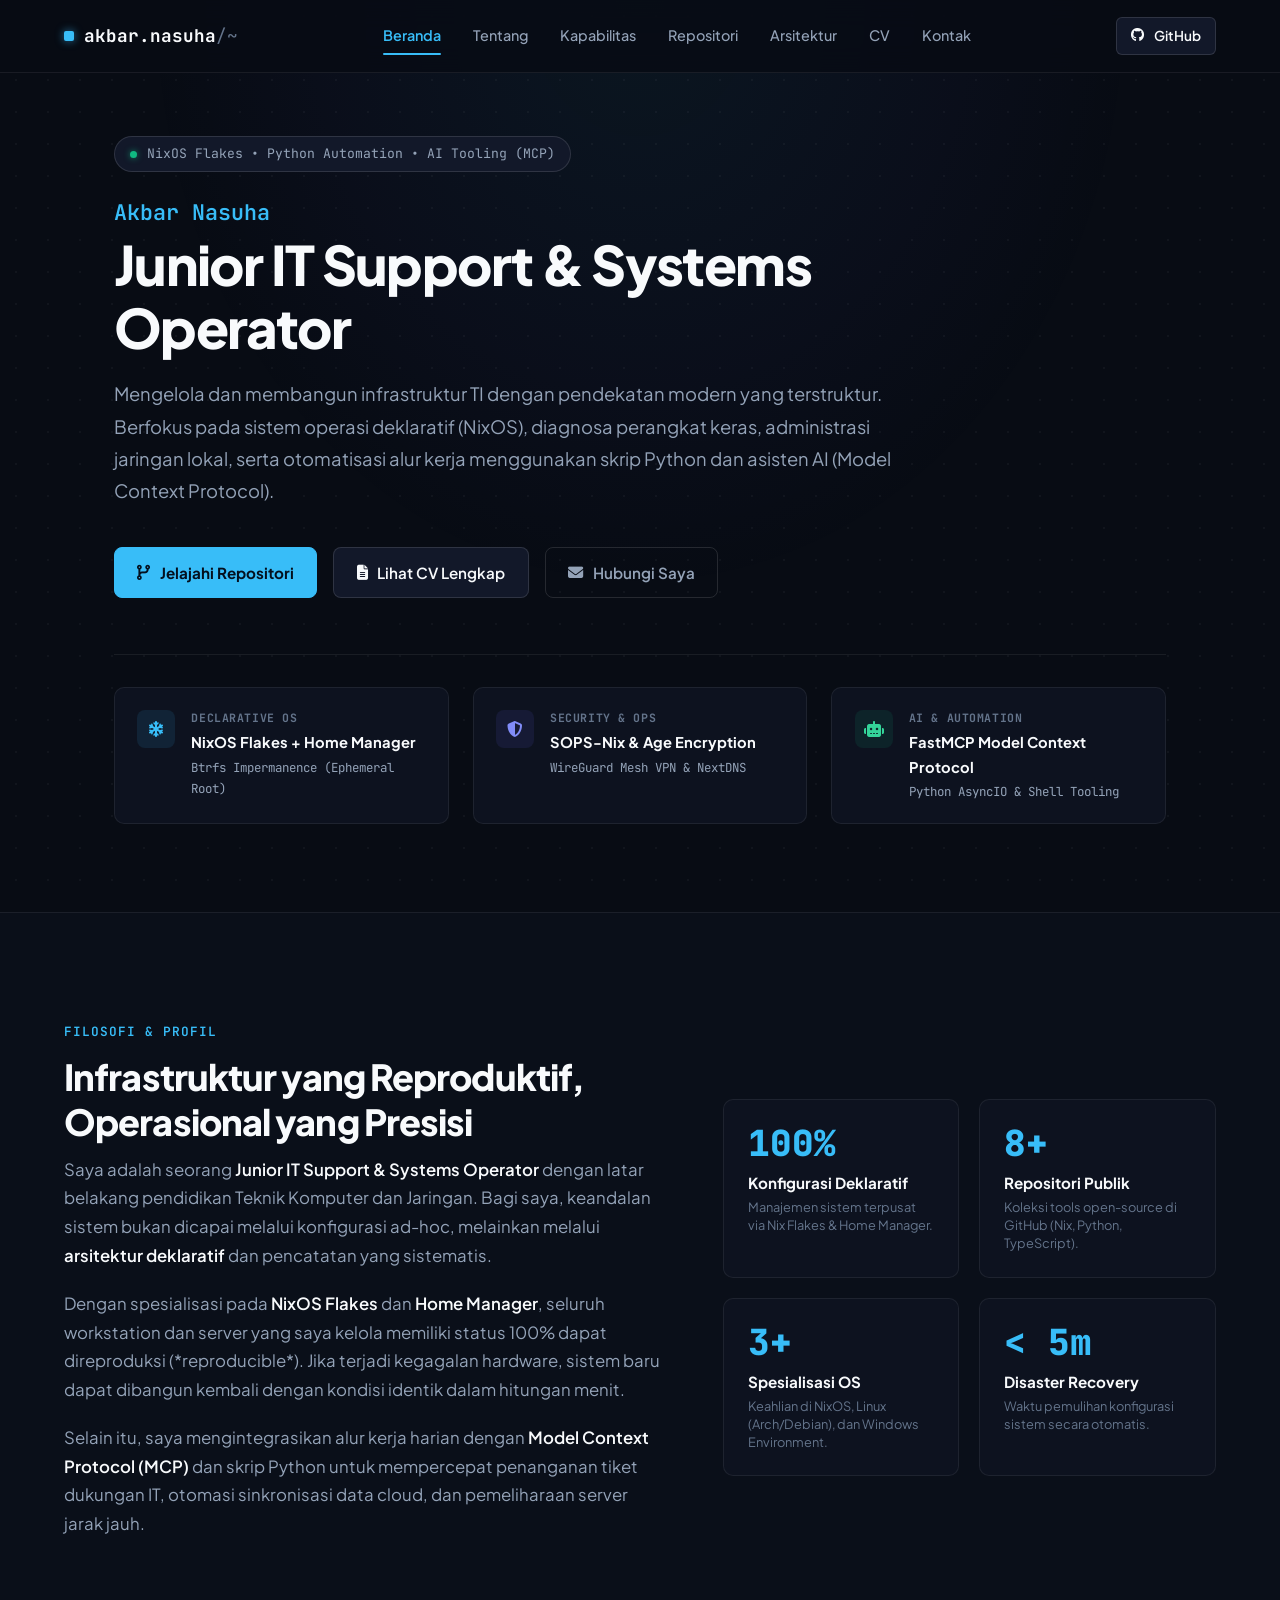
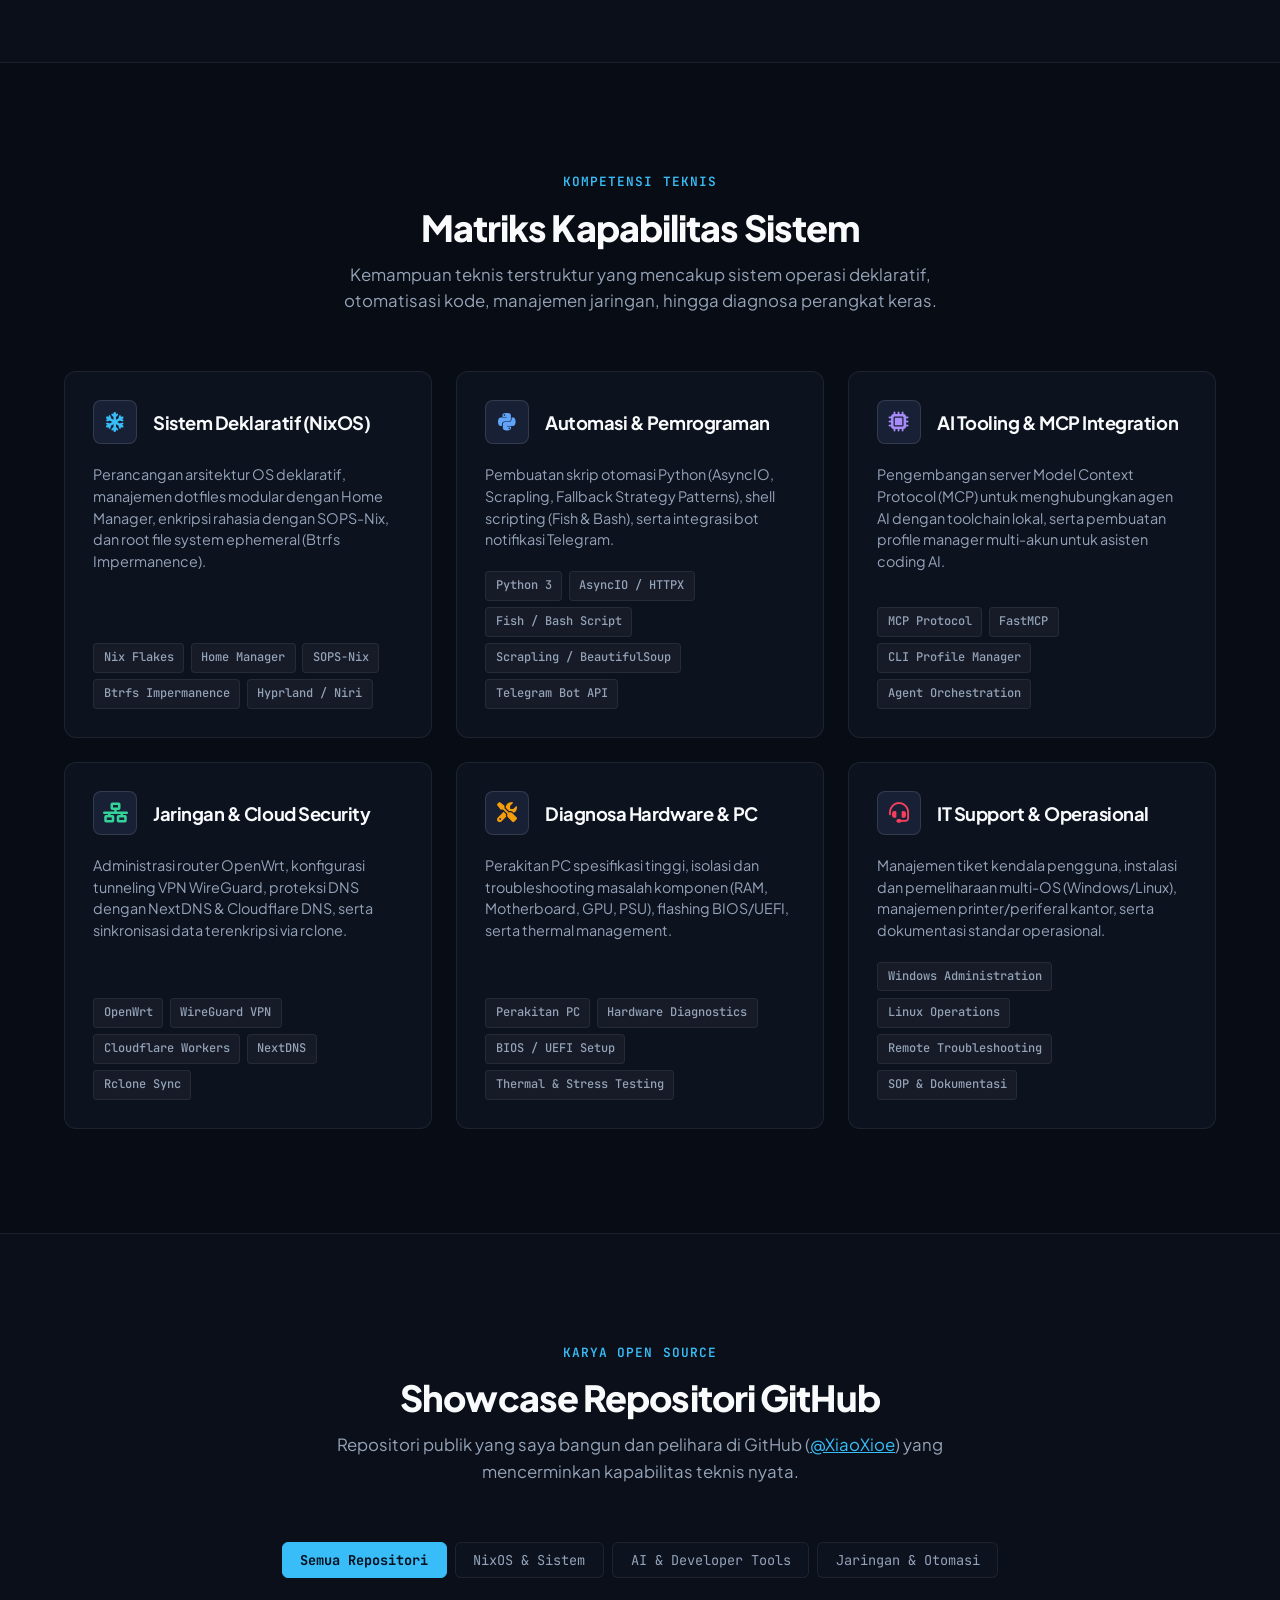
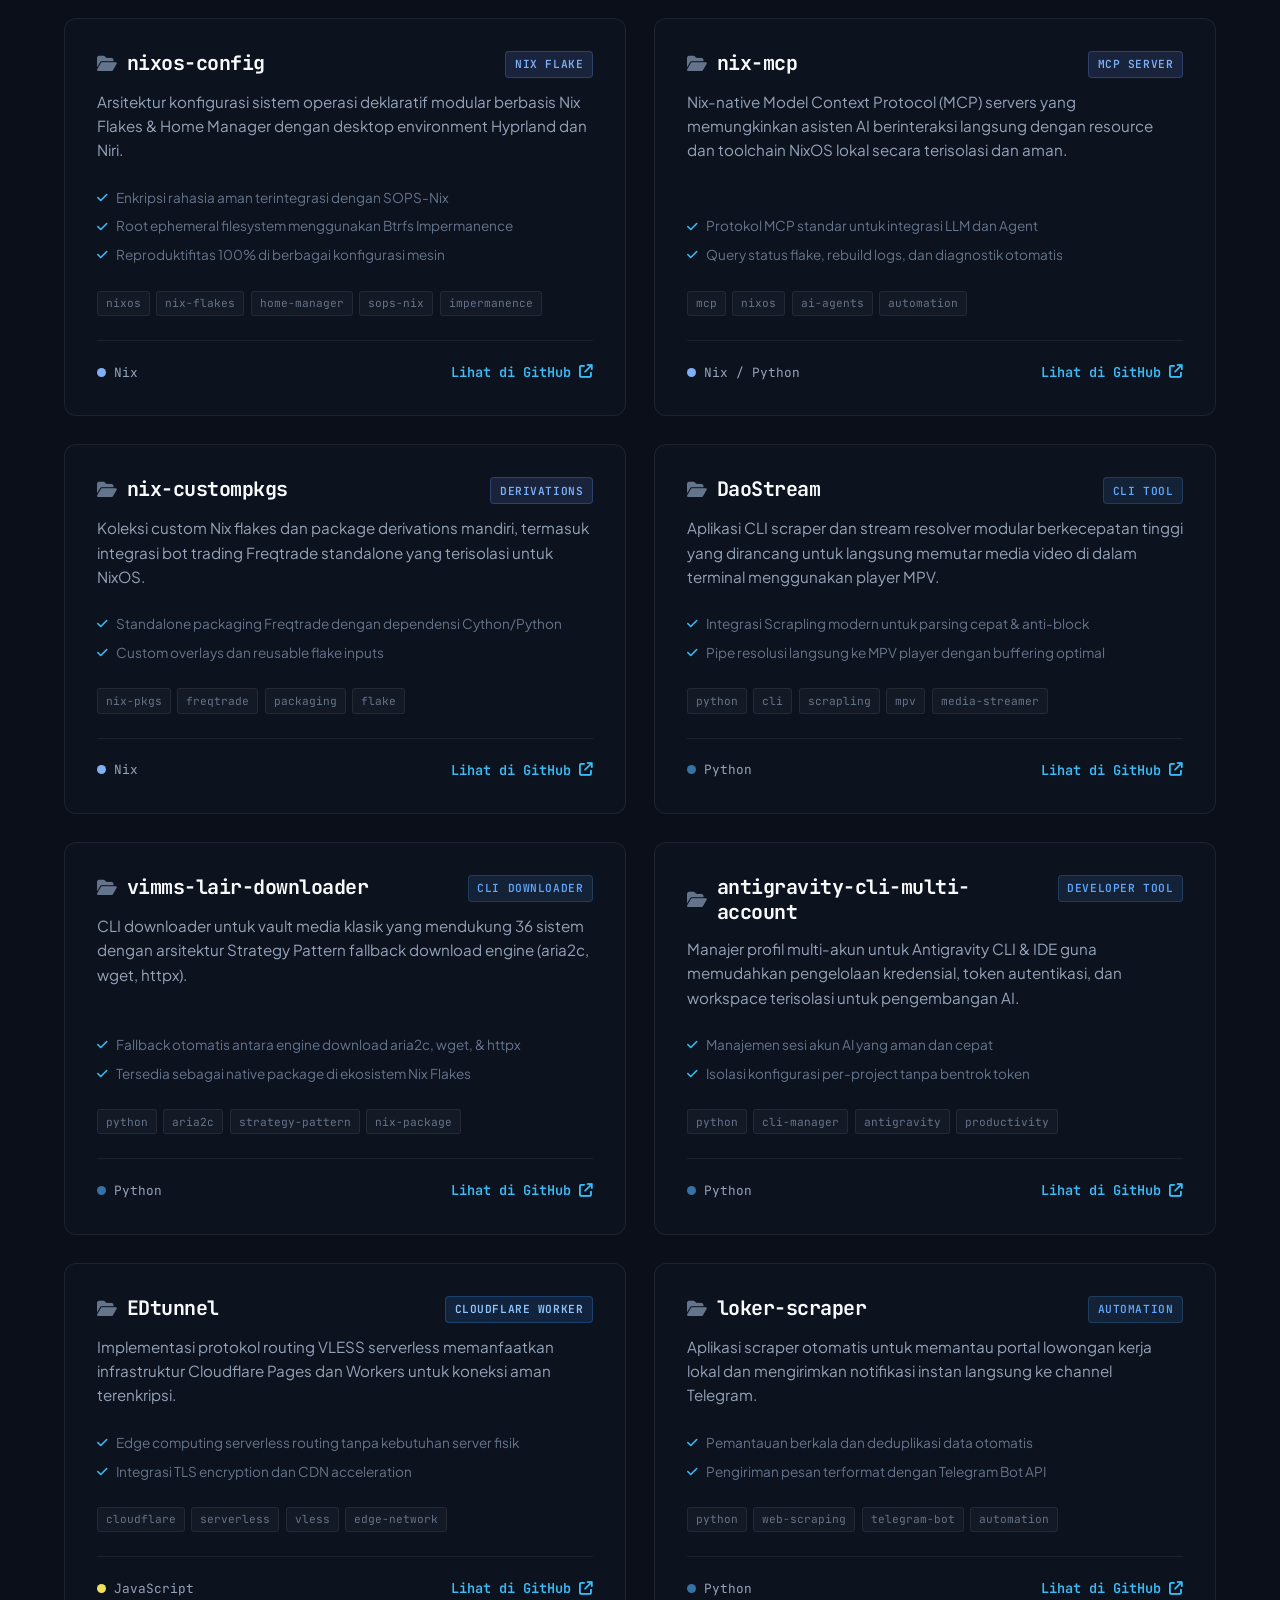
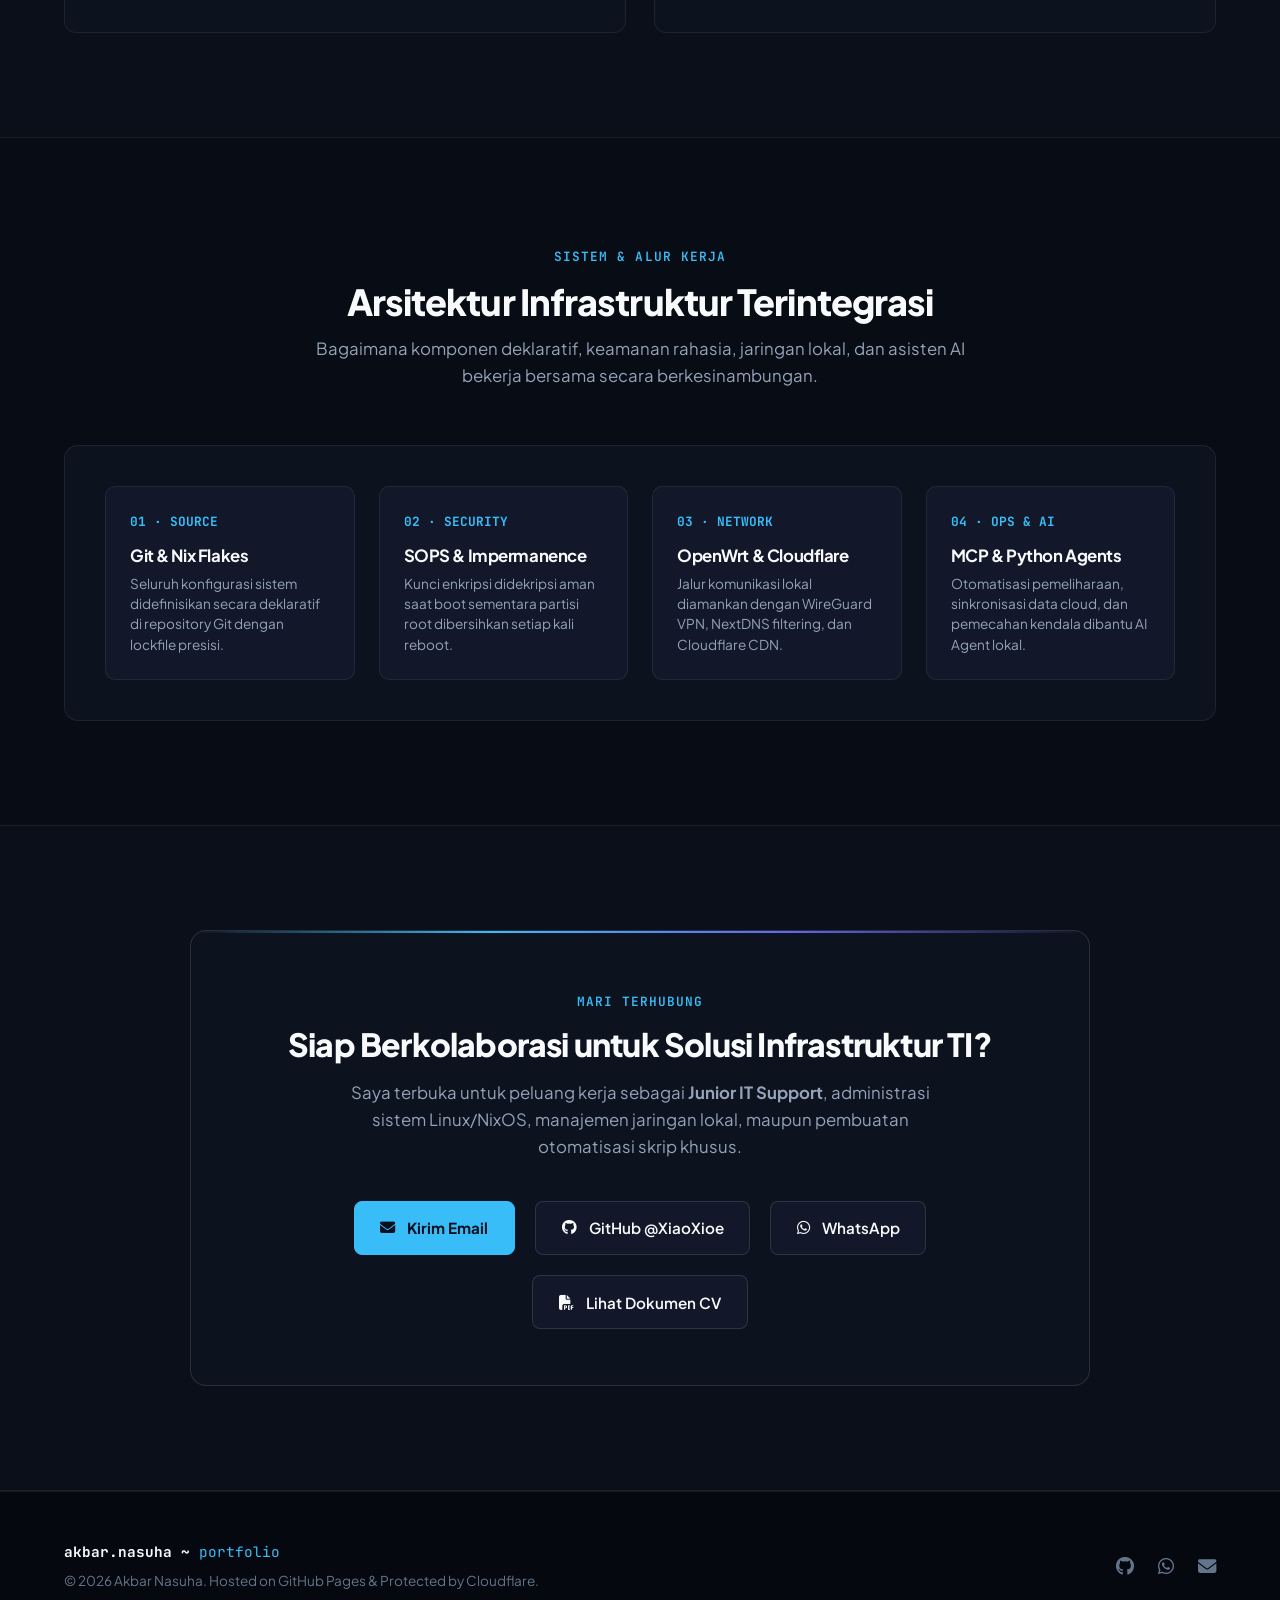
<file: index.html>
<!DOCTYPE html>
<html lang="id">
<head>
  <meta charset="UTF-8" />
  <meta name="viewport" content="width=device-width, initial-scale=1.0" />
  <title>Akbar Nasuha | Junior IT Support & Declarative Infrastructure Specialist</title>

  <!-- Primary Meta Tags -->
  <meta name="title" content="Akbar Nasuha | Junior IT Support & Declarative Infrastructure Specialist" />
  <meta name="description" content="Portofolio Akbar Nasuha - Junior IT Support & Systems Operator dengan spesialisasi sistem deklaratif NixOS, otomatisasi Python, AI Model Context Protocol (MCP), dan manajemen jaringan lokal." />
  <meta name="keywords" content="Akbar Nasuha, IT Support, NixOS, Nix Flakes, Home Manager, SOPS-nix, Impermanence, Linux, Python, AI Agents, MCP, Model Context Protocol, OpenWrt, Cloudflare, rclone, Hardware Diagnostics" />
  <meta name="author" content="Akbar Nasuha" />

  <!-- Open Graph / Facebook -->
  <meta property="og:type" content="website" />
  <meta property="og:url" content="https://akbarnasuha.my.id/" />
  <meta property="og:title" content="Akbar Nasuha | Junior IT Support & Declarative Infrastructure Specialist" />
  <meta property="og:description" content="Portofolio profesional Akbar Nasuha: Sistem Operasi Deklaratif NixOS, Otomatisasi Python, AI Tooling (MCP), dan Manajemen Jaringan." />
  <meta property="og:image" content="assets/hero.jpg" />

  <!-- Twitter -->
  <meta property="twitter:card" content="summary_large_image" />
  <meta property="twitter:url" content="https://akbarnasuha.my.id/" />
  <meta property="twitter:title" content="Akbar Nasuha | Junior IT Support & Declarative Infrastructure Specialist" />
  <meta property="twitter:description" content="Portofolio profesional Akbar Nasuha: Sistem Operasi Deklaratif NixOS, Otomatisasi Python, AI Tooling (MCP), dan Manajemen Jaringan." />
  <meta property="twitter:image" content="assets/hero.jpg" />

  <!-- CSS & FontAwesome -->
  <link rel="stylesheet" href="style.css?v=2.1" />
  <link rel="stylesheet" href="https://cdnjs.cloudflare.com/ajax/libs/font-awesome/6.4.0/css/all.min.css" />

  <!-- Favicon -->
  <link rel="icon" type="image/svg+xml" href="data:image/svg+xml,<svg xmlns=%22http://www.w3.org/2000/svg%22 viewBox=%220 0 100 100%22><text y=%22.9em%22 font-size=%2290%22>⚡</text></svg>" />
</head>
<body>

  <!-- Header / Navigation -->
  <header>
    <div class="container nav-container">
      <a href="#home" class="nav-brand" id="nav-logo">
        <span class="nav-brand-icon"></span>
        <span>akbar.nasuha<span class="dir">/~</span></span>
      </a>

      <button class="nav-toggle" aria-label="Buka Navigasi" id="menu-btn">
        <i class="fas fa-bars"></i>
      </button>

      <ul class="nav-links" id="nav-links">
        <li><a href="#home" class="nav-link active">Beranda</a></li>
        <li><a href="#about" class="nav-link">Tentang</a></li>
        <li><a href="#capabilities" class="nav-link">Kapabilitas</a></li>
        <li><a href="#repositories" class="nav-link">Repositori</a></li>
        <li><a href="#architecture" class="nav-link">Arsitektur</a></li>
        <li><a href="cv.html" target="_blank" class="nav-link">CV</a></li>
        <li><a href="#contact" class="nav-link">Kontak</a></li>
      </ul>

      <div class="nav-actions">
        <a href="https://github.com/XiaoXioe" target="_blank" rel="noopener" class="btn btn-secondary btn-sm" id="header-github">
          <i class="fab fa-github"></i> <span>GitHub</span>
        </a>
      </div>
    </div>
  </header>

  <!-- Hero Section -->
  <section class="hero-section" id="home">
    <div class="container hero-container">
      <div class="hero-content reveal">
        <div class="hero-status-pill">
          <span class="status-dot"></span>
          <span>NixOS Flakes • Python Automation • AI Tooling (MCP)</span>
        </div>
        
        <h1 class="hero-title">
          <span class="title-lead">Akbar Nasuha</span>
          Junior IT Support & Systems Operator
        </h1>
        
        <p class="hero-description">
          Mengelola dan membangun infrastruktur TI dengan pendekatan modern yang terstruktur. Berfokus pada sistem operasi deklaratif (NixOS), diagnosa perangkat keras, administrasi jaringan lokal, serta otomatisasi alur kerja menggunakan skrip Python dan asisten AI (Model Context Protocol).
        </p>

        <div class="hero-actions">
          <a href="#repositories" class="btn btn-primary" id="hero-btn-repos">
            <i class="fas fa-code-branch"></i> Jelajahi Repositori
          </a>
          <a href="cv.html" target="_blank" class="btn btn-secondary" id="hero-btn-cv">
            <i class="fas fa-file-lines"></i> Lihat CV Lengkap
          </a>
          <a href="#contact" class="btn btn-outline" id="hero-btn-contact">
            <i class="fas fa-envelope"></i> Hubungi Saya
          </a>
        </div>

        <!-- Quick Architecture Cards -->
        <div class="hero-highlights">
          <div class="hero-h-card">
            <div class="h-card-icon"><i class="fas fa-snowflake"></i></div>
            <div class="h-card-content">
              <span class="h-card-label">Declarative OS</span>
              <span class="h-card-val">NixOS Flakes + Home Manager</span>
              <span class="h-card-sub">Btrfs Impermanence (Ephemeral Root)</span>
            </div>
          </div>

          <div class="hero-h-card">
            <div class="h-card-icon"><i class="fas fa-shield-halved"></i></div>
            <div class="h-card-content">
              <span class="h-card-label">Security & Ops</span>
              <span class="h-card-val">SOPS-Nix & Age Encryption</span>
              <span class="h-card-sub">WireGuard Mesh VPN & NextDNS</span>
            </div>
          </div>

          <div class="hero-h-card">
            <div class="h-card-icon"><i class="fas fa-robot"></i></div>
            <div class="h-card-content">
              <span class="h-card-label">AI & Automation</span>
              <span class="h-card-val">FastMCP Model Context Protocol</span>
              <span class="h-card-sub">Python AsyncIO & Shell Tooling</span>
            </div>
          </div>
        </div>
      </div>
    </div>
  </section>

  <!-- About & Philosophy Section -->
  <section class="section section-alt" id="about">
    <div class="container">
      <div class="about-grid">
        <div class="about-narrative reveal">
          <div class="section-tag">Filosofi & Profil</div>
          <h2 class="section-title">Infrastruktur yang Reproduktif, Operasional yang Presisi</h2>
          
          <p>
            Saya adalah seorang <strong>Junior IT Support & Systems Operator</strong> dengan latar belakang pendidikan Teknik Komputer dan Jaringan. Bagi saya, keandalan sistem bukan dicapai melalui konfigurasi ad-hoc, melainkan melalui <strong>arsitektur deklaratif</strong> dan pencatatan yang sistematis.
          </p>
          <p>
            Dengan spesialisasi pada <strong>NixOS Flakes</strong> dan <strong>Home Manager</strong>, seluruh workstation dan server yang saya kelola memiliki status 100% dapat direproduksi (*reproducible*). Jika terjadi kegagalan hardware, sistem baru dapat dibangun kembali dengan kondisi identik dalam hitungan menit.
          </p>
          <p>
            Selain itu, saya mengintegrasikan alur kerja harian dengan <strong>Model Context Protocol (MCP)</strong> dan skrip Python untuk mempercepat penanganan tiket dukungan IT, otomasi sinkronisasi data cloud, dan pemeliharaan server jarak jauh.
          </p>
        </div>

        <div class="metrics-container reveal">
          <div class="metric-card">
            <div class="metric-number">100%</div>
            <div class="metric-title">Konfigurasi Deklaratif</div>
            <div class="metric-desc">Manajemen sistem terpusat via Nix Flakes & Home Manager.</div>
          </div>
          <div class="metric-card">
            <div class="metric-number">8+</div>
            <div class="metric-title">Repositori Publik</div>
            <div class="metric-desc">Koleksi tools open-source di GitHub (Nix, Python, TypeScript).</div>
          </div>
          <div class="metric-card">
            <div class="metric-number">3+</div>
            <div class="metric-title">Spesialisasi OS</div>
            <div class="metric-desc">Keahlian di NixOS, Linux (Arch/Debian), dan Windows Environment.</div>
          </div>
          <div class="metric-card">
            <div class="metric-number">&lt; 5m</div>
            <div class="metric-title">Disaster Recovery</div>
            <div class="metric-desc">Waktu pemulihan konfigurasi sistem secara otomatis.</div>
          </div>
        </div>
      </div>
    </div>
  </section>

  <!-- Technical Capabilities Matrix -->
  <section class="section" id="capabilities">
    <div class="container">
      <div class="section-header center reveal">
        <div class="section-tag">Kompetensi Teknis</div>
        <h2 class="section-title">Matriks Kapabilitas Sistem</h2>
        <p class="section-description">
          Kemampuan teknis terstruktur yang mencakup sistem operasi deklaratif, otomatisasi kode, manajemen jaringan, hingga diagnosa perangkat keras.
        </p>
      </div>

      <div class="matrix-grid">
        <!-- Card 1: NixOS & Declarative Systems -->
        <div class="matrix-card reveal">
          <div class="matrix-header">
            <div class="matrix-icon"><i class="fas fa-snowflake"></i></div>
            <h3 class="matrix-title">Sistem Deklaratif (NixOS)</h3>
          </div>
          <p class="matrix-desc">
            Perancangan arsitektur OS deklaratif, manajemen dotfiles modular dengan Home Manager, enkripsi rahasia dengan SOPS-Nix, dan root file system ephemeral (Btrfs Impermanence).
          </p>
          <div class="tech-chips">
            <span class="tech-chip">Nix Flakes</span>
            <span class="tech-chip">Home Manager</span>
            <span class="tech-chip">SOPS-Nix</span>
            <span class="tech-chip">Btrfs Impermanence</span>
            <span class="tech-chip">Hyprland / Niri</span>
          </div>
        </div>

        <!-- Card 2: Automation & Python -->
        <div class="matrix-card reveal">
          <div class="matrix-header">
            <div class="matrix-icon"><i class="fab fa-python"></i></div>
            <h3 class="matrix-title">Automasi & Pemrograman</h3>
          </div>
          <p class="matrix-desc">
            Pembuatan skrip otomasi Python (AsyncIO, Scrapling, Fallback Strategy Patterns), shell scripting (Fish & Bash), serta integrasi bot notifikasi Telegram.
          </p>
          <div class="tech-chips">
            <span class="tech-chip">Python 3</span>
            <span class="tech-chip">AsyncIO / HTTPX</span>
            <span class="tech-chip">Fish / Bash Script</span>
            <span class="tech-chip">Scrapling / BeautifulSoup</span>
            <span class="tech-chip">Telegram Bot API</span>
          </div>
        </div>

        <!-- Card 3: AI Agents & MCP -->
        <div class="matrix-card reveal">
          <div class="matrix-header">
            <div class="matrix-icon"><i class="fas fa-microchip"></i></div>
            <h3 class="matrix-title">AI Tooling & MCP Integration</h3>
          </div>
          <p class="matrix-desc">
            Pengembangan server Model Context Protocol (MCP) untuk menghubungkan agen AI dengan toolchain lokal, serta pembuatan profile manager multi-akun untuk asisten coding AI.
          </p>
          <div class="tech-chips">
            <span class="tech-chip">MCP Protocol</span>
            <span class="tech-chip">FastMCP</span>
            <span class="tech-chip">CLI Profile Manager</span>
            <span class="tech-chip">Agent Orchestration</span>
          </div>
        </div>

        <!-- Card 4: Networking & Security -->
        <div class="matrix-card reveal">
          <div class="matrix-header">
            <div class="matrix-icon"><i class="fas fa-network-wired"></i></div>
            <h3 class="matrix-title">Jaringan & Cloud Security</h3>
          </div>
          <p class="matrix-desc">
            Administrasi router OpenWrt, konfigurasi tunneling VPN WireGuard, proteksi DNS dengan NextDNS & Cloudflare DNS, serta sinkronisasi data terenkripsi via rclone.
          </p>
          <div class="tech-chips">
            <span class="tech-chip">OpenWrt</span>
            <span class="tech-chip">WireGuard VPN</span>
            <span class="tech-chip">Cloudflare Workers</span>
            <span class="tech-chip">NextDNS</span>
            <span class="tech-chip">Rclone Sync</span>
          </div>
        </div>

        <!-- Card 5: Hardware & PC Diagnostics -->
        <div class="matrix-card reveal">
          <div class="matrix-header">
            <div class="matrix-icon"><i class="fas fa-screwdriver-wrench"></i></div>
            <h3 class="matrix-title">Diagnosa Hardware & PC</h3>
          </div>
          <p class="matrix-desc">
            Perakitan PC spesifikasi tinggi, isolasi dan troubleshooting masalah komponen (RAM, Motherboard, GPU, PSU), flashing BIOS/UEFI, serta thermal management.
          </p>
          <div class="tech-chips">
            <span class="tech-chip">Perakitan PC</span>
            <span class="tech-chip">Hardware Diagnostics</span>
            <span class="tech-chip">BIOS / UEFI Setup</span>
            <span class="tech-chip">Thermal & Stress Testing</span>
          </div>
        </div>

        <!-- Card 6: IT Support & Ops -->
        <div class="matrix-card reveal">
          <div class="matrix-header">
            <div class="matrix-icon"><i class="fas fa-headset"></i></div>
            <h3 class="matrix-title">IT Support & Operasional</h3>
          </div>
          <p class="matrix-desc">
            Manajemen tiket kendala pengguna, instalasi dan pemeliharaan multi-OS (Windows/Linux), manajemen printer/periferal kantor, serta dokumentasi standar operasional.
          </p>
          <div class="tech-chips">
            <span class="tech-chip">Windows Administration</span>
            <span class="tech-chip">Linux Operations</span>
            <span class="tech-chip">Remote Troubleshooting</span>
            <span class="tech-chip">SOP & Dokumentasi</span>
          </div>
        </div>
      </div>
    </div>
  </section>

  <!-- Featured GitHub Repositories -->
  <section class="section section-alt" id="repositories">
    <div class="container">
      <div class="section-header center reveal">
        <div class="section-tag">Karya Open Source</div>
        <h2 class="section-title">Showcase Repositori GitHub</h2>
        <p class="section-description">
          Repositori publik yang saya bangun dan pelihara di GitHub (<a href="https://github.com/XiaoXioe" target="_blank" rel="noopener" style="color: var(--accent-sky); text-decoration: underline;">@XiaoXioe</a>) yang mencerminkan kapabilitas teknis nyata.
        </p>
      </div>

      <!-- Filter Tabs -->
      <div class="filter-tabs reveal">
        <button class="filter-btn active" data-filter="all">Semua Repositori</button>
        <button class="filter-btn" data-filter="nixos">NixOS & Sistem</button>
        <button class="filter-btn" data-filter="ai">AI & Developer Tools</button>
        <button class="filter-btn" data-filter="network">Jaringan & Otomasi</button>
      </div>

      <!-- Repos Grid -->
      <div class="repos-grid" id="repos-container">

        <!-- Repo 1: nixos-config -->
        <div class="repo-card reveal" data-category="nixos">
          <div class="repo-header">
            <div class="repo-title-wrapper">
              <i class="fas fa-folder-open repo-icon"></i>
              <h3 class="repo-name">nixos-config</h3>
            </div>
            <span class="repo-badge badge-nix">Nix Flake</span>
          </div>
          <p class="repo-desc">
            Arsitektur konfigurasi sistem operasi deklaratif modular berbasis Nix Flakes & Home Manager dengan desktop environment Hyprland dan Niri.
          </p>
          <ul class="repo-highlights">
            <li><i class="fas fa-check"></i> Enkripsi rahasia aman terintegrasi dengan SOPS-Nix</li>
            <li><i class="fas fa-check"></i> Root ephemeral filesystem menggunakan Btrfs Impermanence</li>
            <li><i class="fas fa-check"></i> Reproduktifitas 100% di berbagai konfigurasi mesin</li>
          </ul>
          <div class="repo-topics">
            <span class="repo-topic">nixos</span>
            <span class="repo-topic">nix-flakes</span>
            <span class="repo-topic">home-manager</span>
            <span class="repo-topic">sops-nix</span>
            <span class="repo-topic">impermanence</span>
          </div>
          <div class="repo-footer">
            <div class="repo-lang">
              <span class="lang-dot lang-nix"></span>
              <span>Nix</span>
            </div>
            <a href="https://github.com/XiaoXioe/nixos-config" target="_blank" rel="noopener" class="repo-link" id="repo-link-nixos-config">
              Lihat di GitHub <i class="fas fa-arrow-up-right-from-square"></i>
            </a>
          </div>
        </div>

        <!-- Repo 2: nix-mcp -->
        <div class="repo-card reveal" data-category="ai">
          <div class="repo-header">
            <div class="repo-title-wrapper">
              <i class="fas fa-folder-open repo-icon"></i>
              <h3 class="repo-name">nix-mcp</h3>
            </div>
            <span class="repo-badge badge-nix">MCP Server</span>
          </div>
          <p class="repo-desc">
            Nix-native Model Context Protocol (MCP) servers yang memungkinkan asisten AI berinteraksi langsung dengan resource dan toolchain NixOS lokal secara terisolasi dan aman.
          </p>
          <ul class="repo-highlights">
            <li><i class="fas fa-check"></i> Protokol MCP standar untuk integrasi LLM dan Agent</li>
            <li><i class="fas fa-check"></i> Query status flake, rebuild logs, dan diagnostik otomatis</li>
          </ul>
          <div class="repo-topics">
            <span class="repo-topic">mcp</span>
            <span class="repo-topic">nixos</span>
            <span class="repo-topic">ai-agents</span>
            <span class="repo-topic">automation</span>
          </div>
          <div class="repo-footer">
            <div class="repo-lang">
              <span class="lang-dot lang-nix"></span>
              <span>Nix / Python</span>
            </div>
            <a href="https://github.com/XiaoXioe/nix-mcp" target="_blank" rel="noopener" class="repo-link" id="repo-link-nix-mcp">
              Lihat di GitHub <i class="fas fa-arrow-up-right-from-square"></i>
            </a>
          </div>
        </div>

        <!-- Repo 3: nix-custompkgs -->
        <div class="repo-card reveal" data-category="nixos">
          <div class="repo-header">
            <div class="repo-title-wrapper">
              <i class="fas fa-folder-open repo-icon"></i>
              <h3 class="repo-name">nix-custompkgs</h3>
            </div>
            <span class="repo-badge badge-nix">Derivations</span>
          </div>
          <p class="repo-desc">
            Koleksi custom Nix flakes dan package derivations mandiri, termasuk integrasi bot trading Freqtrade standalone yang terisolasi untuk NixOS.
          </p>
          <ul class="repo-highlights">
            <li><i class="fas fa-check"></i> Standalone packaging Freqtrade dengan dependensi Cython/Python</li>
            <li><i class="fas fa-check"></i> Custom overlays dan reusable flake inputs</li>
          </ul>
          <div class="repo-topics">
            <span class="repo-topic">nix-pkgs</span>
            <span class="repo-topic">freqtrade</span>
            <span class="repo-topic">packaging</span>
            <span class="repo-topic">flake</span>
          </div>
          <div class="repo-footer">
            <div class="repo-lang">
              <span class="lang-dot lang-nix"></span>
              <span>Nix</span>
            </div>
            <a href="https://github.com/XiaoXioe/nix-custompkgs" target="_blank" rel="noopener" class="repo-link" id="repo-link-nix-custompkgs">
              Lihat di GitHub <i class="fas fa-arrow-up-right-from-square"></i>
            </a>
          </div>
        </div>

        <!-- Repo 4: DaoStream -->
        <div class="repo-card reveal" data-category="ai">
          <div class="repo-header">
            <div class="repo-title-wrapper">
              <i class="fas fa-folder-open repo-icon"></i>
              <h3 class="repo-name">DaoStream</h3>
            </div>
            <span class="repo-badge badge-python">CLI Tool</span>
          </div>
          <p class="repo-desc">
            Aplikasi CLI scraper dan stream resolver modular berkecepatan tinggi yang dirancang untuk langsung memutar media video di dalam terminal menggunakan player MPV.
          </p>
          <ul class="repo-highlights">
            <li><i class="fas fa-check"></i> Integrasi Scrapling modern untuk parsing cepat & anti-block</li>
            <li><i class="fas fa-check"></i> Pipe resolusi langsung ke MPV player dengan buffering optimal</li>
          </ul>
          <div class="repo-topics">
            <span class="repo-topic">python</span>
            <span class="repo-topic">cli</span>
            <span class="repo-topic">scrapling</span>
            <span class="repo-topic">mpv</span>
            <span class="repo-topic">media-streamer</span>
          </div>
          <div class="repo-footer">
            <div class="repo-lang">
              <span class="lang-dot lang-python"></span>
              <span>Python</span>
            </div>
            <a href="https://github.com/XiaoXioe/DaoStream" target="_blank" rel="noopener" class="repo-link" id="repo-link-daostream">
              Lihat di GitHub <i class="fas fa-arrow-up-right-from-square"></i>
            </a>
          </div>
        </div>

        <!-- Repo 5: vimms-lair-downloader -->
        <div class="repo-card reveal" data-category="network">
          <div class="repo-header">
            <div class="repo-title-wrapper">
              <i class="fas fa-folder-open repo-icon"></i>
              <h3 class="repo-name">vimms-lair-downloader</h3>
            </div>
            <span class="repo-badge badge-python">CLI Downloader</span>
          </div>
          <p class="repo-desc">
            CLI downloader untuk vault media klasik yang mendukung 36 sistem dengan arsitektur Strategy Pattern fallback download engine (aria2c, wget, httpx).
          </p>
          <ul class="repo-highlights">
            <li><i class="fas fa-check"></i> Fallback otomatis antara engine download aria2c, wget, & httpx</li>
            <li><i class="fas fa-check"></i> Tersedia sebagai native package di ekosistem Nix Flakes</li>
          </ul>
          <div class="repo-topics">
            <span class="repo-topic">python</span>
            <span class="repo-topic">aria2c</span>
            <span class="repo-topic">strategy-pattern</span>
            <span class="repo-topic">nix-package</span>
          </div>
          <div class="repo-footer">
            <div class="repo-lang">
              <span class="lang-dot lang-python"></span>
              <span>Python</span>
            </div>
            <a href="https://github.com/XiaoXioe/vimms-lair-downloader" target="_blank" rel="noopener" class="repo-link" id="repo-link-vimms-downloader">
              Lihat di GitHub <i class="fas fa-arrow-up-right-from-square"></i>
            </a>
          </div>
        </div>

        <!-- Repo 6: antigravity-cli-multi-account -->
        <div class="repo-card reveal" data-category="ai">
          <div class="repo-header">
            <div class="repo-title-wrapper">
              <i class="fas fa-folder-open repo-icon"></i>
              <h3 class="repo-name">antigravity-cli-multi-account</h3>
            </div>
            <span class="repo-badge badge-python">Developer Tool</span>
          </div>
          <p class="repo-desc">
            Manajer profil multi-akun untuk Antigravity CLI & IDE guna memudahkan pengelolaan kredensial, token autentikasi, dan workspace terisolasi untuk pengembangan AI.
          </p>
          <ul class="repo-highlights">
            <li><i class="fas fa-check"></i> Manajemen sesi akun AI yang aman dan cepat</li>
            <li><i class="fas fa-check"></i> Isolasi konfigurasi per-project tanpa bentrok token</li>
          </ul>
          <div class="repo-topics">
            <span class="repo-topic">python</span>
            <span class="repo-topic">cli-manager</span>
            <span class="repo-topic">antigravity</span>
            <span class="repo-topic">productivity</span>
          </div>
          <div class="repo-footer">
            <div class="repo-lang">
              <span class="lang-dot lang-python"></span>
              <span>Python</span>
            </div>
            <a href="https://github.com/XiaoXioe/antigravity-cli-multi-account" target="_blank" rel="noopener" class="repo-link" id="repo-link-antigravity-cli">
              Lihat di GitHub <i class="fas fa-arrow-up-right-from-square"></i>
            </a>
          </div>
        </div>

        <!-- Repo 7: EDtunnel -->
        <div class="repo-card reveal" data-category="network">
          <div class="repo-header">
            <div class="repo-title-wrapper">
              <i class="fas fa-folder-open repo-icon"></i>
              <h3 class="repo-name">EDtunnel</h3>
            </div>
            <span class="repo-badge badge-ts">Cloudflare Worker</span>
          </div>
          <p class="repo-desc">
            Implementasi protokol routing VLESS serverless memanfaatkan infrastruktur Cloudflare Pages dan Workers untuk koneksi aman terenkripsi.
          </p>
          <ul class="repo-highlights">
            <li><i class="fas fa-check"></i> Edge computing serverless routing tanpa kebutuhan server fisik</li>
            <li><i class="fas fa-check"></i> Integrasi TLS encryption dan CDN acceleration</li>
          </ul>
          <div class="repo-topics">
            <span class="repo-topic">cloudflare</span>
            <span class="repo-topic">serverless</span>
            <span class="repo-topic">vless</span>
            <span class="repo-topic">edge-network</span>
          </div>
          <div class="repo-footer">
            <div class="repo-lang">
              <span class="lang-dot lang-javascript"></span>
              <span>JavaScript</span>
            </div>
            <a href="https://github.com/XiaoXioe/EDtunnel" target="_blank" rel="noopener" class="repo-link" id="repo-link-edtunnel">
              Lihat di GitHub <i class="fas fa-arrow-up-right-from-square"></i>
            </a>
          </div>
        </div>

        <!-- Repo 8: loker-scraper -->
        <div class="repo-card reveal" data-category="network">
          <div class="repo-header">
            <div class="repo-title-wrapper">
              <i class="fas fa-folder-open repo-icon"></i>
              <h3 class="repo-name">loker-scraper</h3>
            </div>
            <span class="repo-badge badge-python">Automation</span>
          </div>
          <p class="repo-desc">
            Aplikasi scraper otomatis untuk memantau portal lowongan kerja lokal dan mengirimkan notifikasi instan langsung ke channel Telegram.
          </p>
          <ul class="repo-highlights">
            <li><i class="fas fa-check"></i> Pemantauan berkala dan deduplikasi data otomatis</li>
            <li><i class="fas fa-check"></i> Pengiriman pesan terformat dengan Telegram Bot API</li>
          </ul>
          <div class="repo-topics">
            <span class="repo-topic">python</span>
            <span class="repo-topic">web-scraping</span>
            <span class="repo-topic">telegram-bot</span>
            <span class="repo-topic">automation</span>
          </div>
          <div class="repo-footer">
            <div class="repo-lang">
              <span class="lang-dot lang-python"></span>
              <span>Python</span>
            </div>
            <a href="https://github.com/XiaoXioe/loker-scraper" target="_blank" rel="noopener" class="repo-link" id="repo-link-loker-scraper">
              Lihat di GitHub <i class="fas fa-arrow-up-right-from-square"></i>
            </a>
          </div>
        </div>

      </div>
    </div>
  </section>

  <!-- Architecture & System Workflow -->
  <section class="section" id="architecture">
    <div class="container">
      <div class="section-header center reveal">
        <div class="section-tag">Sistem & Alur Kerja</div>
        <h2 class="section-title">Arsitektur Infrastruktur Terintegrasi</h2>
        <p class="section-description">
          Bagaimana komponen deklaratif, keamanan rahasia, jaringan lokal, dan asisten AI bekerja bersama secara berkesinambungan.
        </p>
      </div>

      <div class="arch-container reveal">
        <div class="arch-steps">
          <div class="arch-step">
            <span class="arch-step-num">01 · SOURCE</span>
            <h4 class="arch-step-title">Git & Nix Flakes</h4>
            <p class="arch-step-desc">
              Seluruh konfigurasi sistem didefinisikan secara deklaratif di repository Git dengan lockfile presisi.
            </p>
          </div>

          <div class="arch-step">
            <span class="arch-step-num">02 · SECURITY</span>
            <h4 class="arch-step-title">SOPS & Impermanence</h4>
            <p class="arch-step-desc">
              Kunci enkripsi didekripsi aman saat boot sementara partisi root dibersihkan setiap kali reboot.
            </p>
          </div>

          <div class="arch-step">
            <span class="arch-step-num">03 · NETWORK</span>
            <h4 class="arch-step-title">OpenWrt & Cloudflare</h4>
            <p class="arch-step-desc">
              Jalur komunikasi lokal diamankan dengan WireGuard VPN, NextDNS filtering, dan Cloudflare CDN.
            </p>
          </div>

          <div class="arch-step">
            <span class="arch-step-num">04 · OPS & AI</span>
            <h4 class="arch-step-title">MCP & Python Agents</h4>
            <p class="arch-step-desc">
              Otomatisasi pemeliharaan, sinkronisasi data cloud, dan pemecahan kendala dibantu AI Agent lokal.
            </p>
          </div>
        </div>
      </div>
    </div>
  </section>

  <!-- Contact Section -->
  <section class="section section-alt" id="contact">
    <div class="container">
      <div class="contact-box reveal">
        <div class="section-tag" style="justify-content: center;">Mari Terhubung</div>
        <h2 class="contact-title">Siap Berkolaborasi untuk Solusi Infrastruktur TI?</h2>
        <p class="contact-description">
          Saya terbuka untuk peluang kerja sebagai <strong>Junior IT Support</strong>, administrasi sistem Linux/NixOS, manajemen jaringan lokal, maupun pembuatan otomatisasi skrip khusus.
        </p>

        <div class="contact-buttons">
          <a href="mailto:akbarnasuha3@gmail.com" class="contact-item-btn primary" id="contact-email">
            <i class="fas fa-envelope"></i> Kirim Email
          </a>
          <a href="https://github.com/XiaoXioe" target="_blank" rel="noopener" class="contact-item-btn" id="contact-github">
            <i class="fab fa-github"></i> GitHub @XiaoXioe
          </a>
          <a href="https://wa.me/6289510801630?text=Halo%20Akbar%20Nasuha,%20saya%20tertarik%20dengan%20profil%20IT%20Support%20%26%20NixOS%20Anda%20dan%20ingin%20berdiskusi%20lebih%20lanjut." target="_blank" rel="noopener" class="contact-item-btn whatsapp" id="contact-whatsapp">
            <i class="fab fa-whatsapp"></i> WhatsApp
          </a>
          <a href="cv.html" target="_blank" class="contact-item-btn" id="contact-cv">
            <i class="fas fa-file-pdf"></i> Lihat Dokumen CV
          </a>
        </div>
      </div>
    </div>
  </section>

  <!-- Footer -->
  <footer>
    <div class="container footer-grid">
      <div class="footer-left">
        <div class="footer-brand">akbar.nasuha ~ <span style="color: var(--accent-sky); font-weight: normal;">portfolio</span></div>
        <div class="footer-copy">
          &copy; <span id="current-year"></span> Akbar Nasuha. Hosted on GitHub Pages & Protected by Cloudflare.
        </div>
      </div>

      <div class="footer-right">
        <a href="https://github.com/XiaoXioe" target="_blank" rel="noopener" class="footer-link" aria-label="GitHub" id="footer-github">
          <i class="fab fa-github"></i>
        </a>
        <a href="https://wa.me/6289510801630" target="_blank" rel="noopener" class="footer-link" aria-label="WhatsApp" id="footer-whatsapp">
          <i class="fab fa-whatsapp"></i>
        </a>
        <a href="mailto:akbarnasuha3@gmail.com" class="footer-link" aria-label="Email" id="footer-email">
          <i class="fas fa-envelope"></i>
        </a>
      </div>
    </div>
  </footer>

  <!-- Script JS -->
  <script src="script.js?v=2.1"></script>
</body>
</html>
</file>
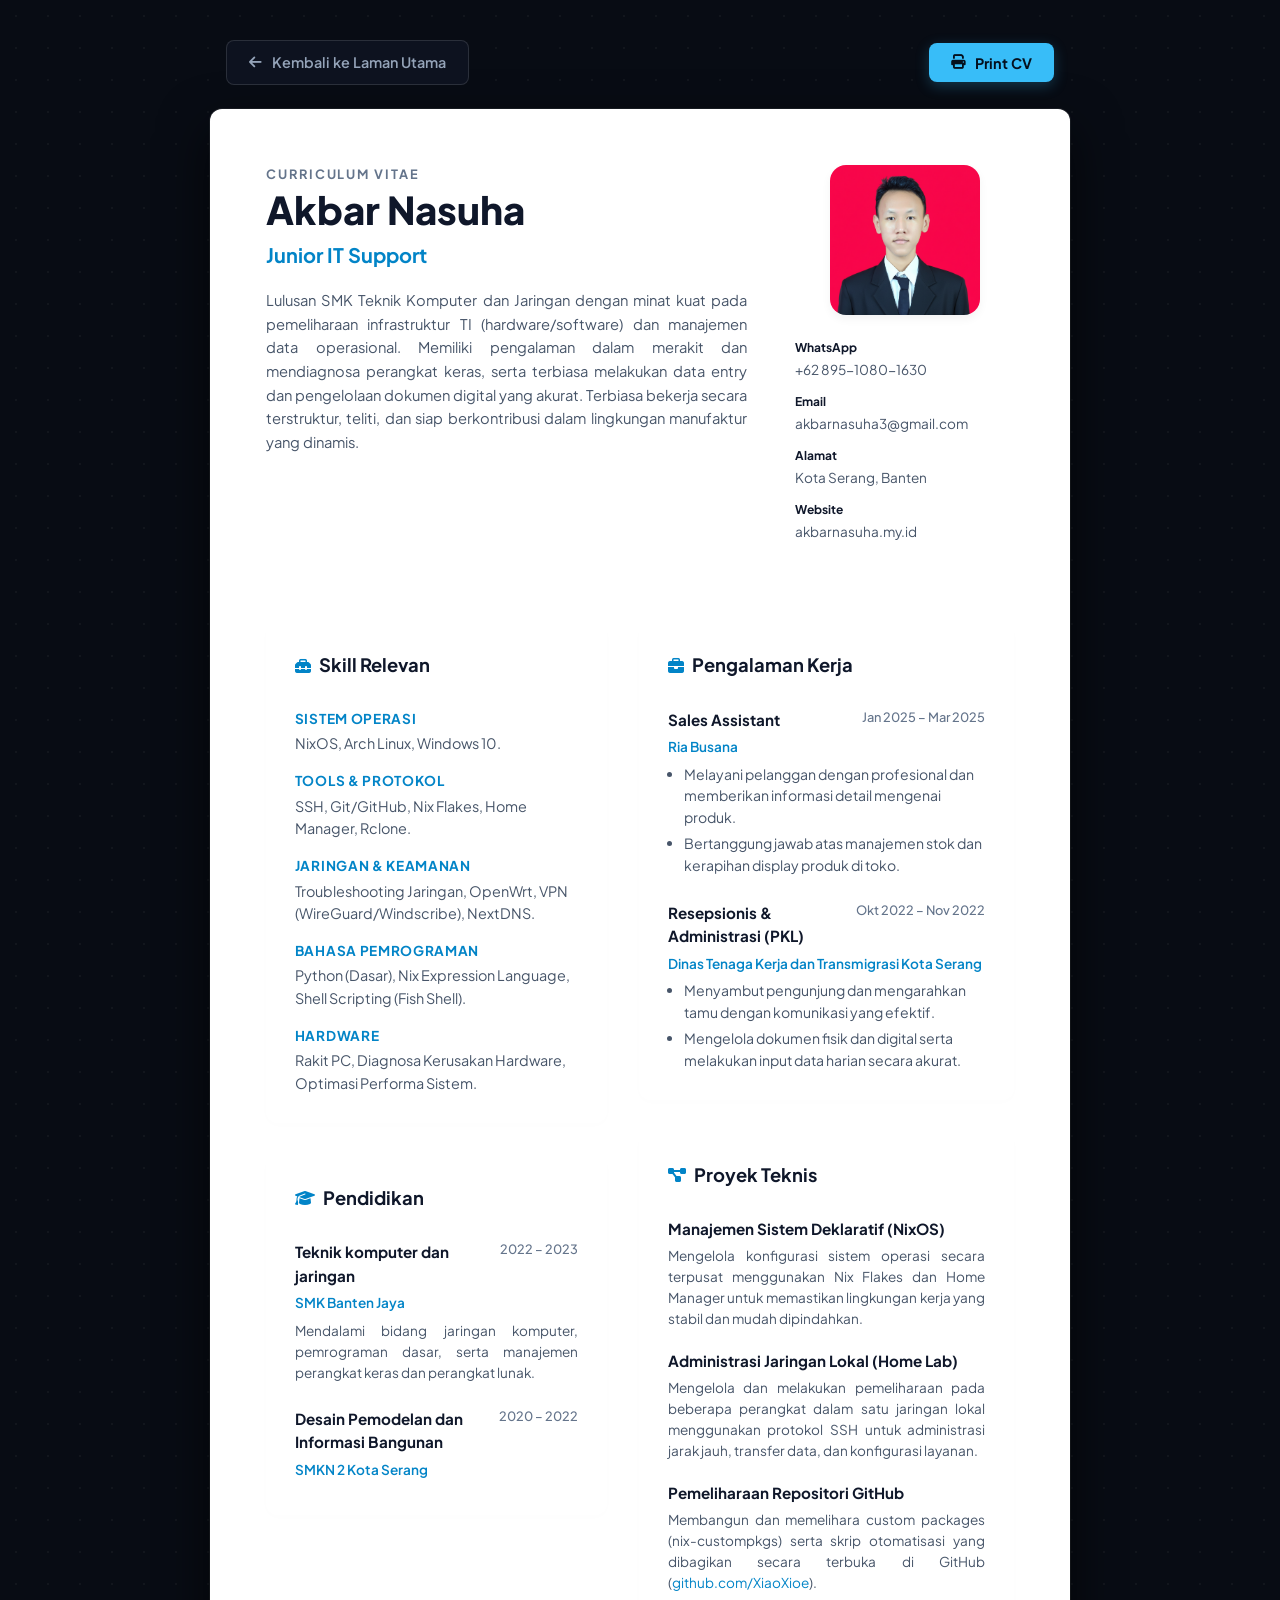
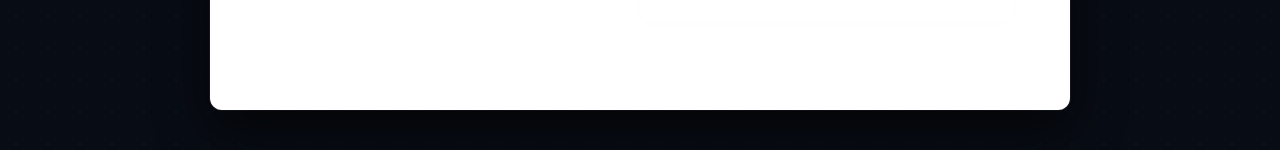
<file: cv.html>
<!DOCTYPE html>
<html lang="id">
<head>
  <meta charset="UTF-8">
  <meta name="viewport" content="width=device-width, initial-scale=1.0">
  <title>Curriculum Vitae - Akbar Nasuha</title>
  <link rel="stylesheet" href="https://fonts.googleapis.com/css2?family=Outfit:wght@400;500;600;700;800&family=Plus+Jakarta+Sans:wght@400;500;600;700&display=swap">
  <link rel="stylesheet" href="https://cdnjs.cloudflare.com/ajax/libs/font-awesome/6.4.0/css/all.min.css">
  
  <style>
    :root {
      --bg-canvas: #080c14;
      --bg-sheet: #ffffff;
      --text-main: #0f172a;
      --text-muted: #475569;
      --text-light: #64748b;
      --primary-navy: #0f172a;
      --accent-blue: #0284c7;
      --accent-sky: #38bdf8;
      --border-card: #e2e8f0;
      
      --font-heading: 'Plus Jakarta Sans', sans-serif;
      --font-body: 'Plus Jakarta Sans', sans-serif;
      --font-mono: 'JetBrains Mono', monospace;
    }

    * {
      box-sizing: border-box;
      margin: 0;
      padding: 0;
    }

    body {
      background-color: var(--bg-canvas);
      background-image: radial-gradient(rgba(255, 255, 255, 0.04) 1px, transparent 1px);
      background-size: 32px 32px;
      color: var(--text-main);
      font-family: var(--font-body);
      line-height: 1.55;
      padding: 2.5rem 0;
      -webkit-font-smoothing: antialiased;
    }

    /* Top Action Bar */
    .action-bar {
      max-width: 860px;
      margin: 0 auto 1.5rem auto;
      display: flex;
      justify-content: space-between;
      align-items: center;
      padding: 0 1rem;
    }

    .btn {
      display: inline-flex;
      align-items: center;
      gap: 0.6rem;
      padding: 0.65rem 1.4rem;
      border-radius: 8px;
      font-family: var(--font-heading);
      font-weight: 600;
      font-size: 0.9rem;
      cursor: pointer;
      text-decoration: none;
      transition: all 0.2s cubic-bezier(0.16, 1, 0.3, 1);
    }

    .btn-back {
      background-color: #0d121f;
      color: #94a3b8;
      border: 1px solid rgba(255, 255, 255, 0.12);
    }

    .btn-back:hover {
      background-color: #121829;
      color: var(--accent-sky);
      border-color: var(--accent-sky);
      transform: translateY(-1px);
    }

    .btn-print {
      background-color: var(--accent-sky);
      color: #04101e;
      border: none;
      font-weight: 700;
      box-shadow: 0 4px 14px rgba(56, 189, 248, 0.25);
    }

    .btn-print:hover {
      background-color: #7dd3fc;
      box-shadow: 0 6px 18px rgba(56, 189, 248, 0.35);
      transform: translateY(-1px);
    }

    /* Main CV Sheet (White Document Paper) */
    .cv-sheet {
      width: 100%;
      max-width: 860px;
      background-color: var(--bg-sheet);
      margin: 0 auto;
      padding: 3.5rem;
      border-radius: 12px;
      box-shadow: 0 20px 50px rgba(0, 0, 0, 0.65), 0 0 0 1px rgba(255, 255, 255, 0.08);
    }

    /* CV Header Section */
    .cv-header {
      display: grid;
      grid-template-columns: 2.2fr 1fr;
      gap: 3rem;
      align-items: start;
    }

    .cv-intro {
      display: flex;
      flex-direction: column;
    }

    .cv-tag {
      font-family: var(--font-heading);
      font-size: 0.8rem;
      font-weight: 700;
      letter-spacing: 0.15em;
      color: var(--text-light);
      text-transform: uppercase;
      margin-bottom: 0.25rem;
    }

    .cv-name {
      font-family: var(--font-heading);
      font-size: 2.4rem;
      font-weight: 800;
      color: var(--primary-navy);
      line-height: 1.1;
      margin-bottom: 0.5rem;
    }

    .cv-title {
      font-family: var(--font-heading);
      font-size: 1.25rem;
      font-weight: 700;
      color: var(--accent-blue);
      margin-bottom: 1.2rem;
    }

    .cv-summary {
      font-size: 0.92rem;
      color: var(--text-muted);
      line-height: 1.6;
      text-align: justify;
    }

    /* Right side info (Photo & Details) */
    .cv-sidebar {
      display: flex;
      flex-direction: column;
      align-items: center;
      gap: 1.5rem;
    }

    .cv-photo-wrapper {
      width: 150px;
      height: 150px;
      border-radius: 16px;
      overflow: hidden;
      border: 1px solid var(--border-light);
      box-shadow: 0 4px 10px rgba(0,0,0,0.05);
    }

    .cv-photo {
      width: 100%;
      height: 100%;
      object-fit: cover;
    }

    .contact-details {
      width: 100%;
      display: flex;
      flex-direction: column;
      gap: 0.8rem;
    }

    .contact-item {
      display: flex;
      flex-direction: column;
    }

    .contact-label {
      font-size: 0.75rem;
      font-weight: 700;
      color: var(--primary-navy);
      margin-bottom: 0.1rem;
    }

    .contact-value {
      font-size: 0.85rem;
      color: var(--text-muted);
      word-break: break-all;
    }

    .contact-value a {
      color: inherit;
      text-decoration: none;
    }
    
    .contact-value a:hover {
      color: var(--accent-blue);
      text-decoration: underline;
    }

    /* Divider */
    hr.cv-divider {
      border: 0;
      border-top: 1px solid var(--border-light);
      margin: 2.5rem 0;
    }

    /* CV Body Grid */
    .cv-body {
      display: grid;
      grid-template-columns: 1fr 1.1fr;
      gap: 2rem;
    }

    /* Section Card */
    .cv-card {
      background-color: var(--bg-card);
      border: 1px solid var(--border-light);
      border-radius: 12px;
      padding: 1.8rem;
      margin-bottom: 2rem;
      box-shadow: 0 2px 8px rgba(0, 0, 0, 0.01);
    }

    .cv-card-title {
      font-family: var(--font-heading);
      font-size: 1.15rem;
      font-weight: 700;
      color: var(--primary-navy);
      margin-bottom: 1.25rem;
      border-bottom: 2px solid var(--bg-page);
      padding-bottom: 0.5rem;
      display: flex;
      align-items: center;
      gap: 0.5rem;
    }

    .cv-card-title i {
      color: var(--accent-blue);
      font-size: 1rem;
    }

    /* Skill Content */
    .skill-block {
      margin-bottom: 1rem;
    }

    .skill-block:last-child {
      margin-bottom: 0;
    }

    .skill-group-name {
      font-size: 0.85rem;
      font-weight: 700;
      color: var(--accent-blue);
      text-transform: uppercase;
      letter-spacing: 0.05em;
      margin-bottom: 0.2rem;
    }

    .skill-group-desc {
      font-size: 0.9rem;
      color: var(--text-muted);
    }

    /* Experience & Technical Projects Content */
    .timeline-item {
      margin-bottom: 1.5rem;
      position: relative;
    }

    .timeline-item:last-child {
      margin-bottom: 0;
    }

    .timeline-header {
      display: flex;
      justify-content: space-between;
      align-items: start;
      margin-bottom: 0.3rem;
      gap: 0.5rem;
    }

    .timeline-title {
      font-size: 0.95rem;
      font-weight: 700;
      color: var(--text-main);
    }

    .timeline-meta {
      font-size: 0.8rem;
      font-weight: 500;
      color: var(--text-light);
      white-space: nowrap;
    }

    .timeline-org {
      font-size: 0.85rem;
      font-weight: 600;
      color: var(--accent-blue);
      margin-bottom: 0.4rem;
    }

    .timeline-desc {
      font-size: 0.88rem;
      color: var(--text-muted);
      margin-left: 1rem;
    }
    
    .timeline-desc li {
      margin-bottom: 0.25rem;
    }
    
    .timeline-desc li:last-child {
      margin-bottom: 0;
    }

    /* Plain Text Project Item */
    .project-item {
      margin-bottom: 1.25rem;
    }

    .project-item:last-child {
      margin-bottom: 0;
    }

    .project-title {
      font-size: 0.95rem;
      font-weight: 700;
      color: var(--text-main);
      margin-bottom: 0.25rem;
    }

    .project-desc {
      font-size: 0.85rem;
      color: var(--text-muted);
      text-align: justify;
    }

    /* Responsive */
    @media (max-width: 768px) {
      body {
        padding: 1rem 0;
      }
      .action-bar {
        padding: 0 1.5rem;
      }
      .cv-sheet {
        padding: 2rem;
        border-radius: 0;
        border: none;
      }
      .cv-header {
        grid-template-columns: 1fr;
        gap: 2rem;
      }
      .cv-sidebar {
        align-items: flex-start;
      }
      .cv-photo-wrapper {
        align-self: center;
      }
      .cv-body {
        grid-template-columns: 1fr;
      }
      .cv-card {
        padding: 1.2rem;
        margin-bottom: 1.5rem;
      }
    }

    /* Print Stylesheet */
    @media print {
      body {
        background-color: #ffffff;
        color: #000000;
        padding: 0;
      }
      .action-bar {
        display: none !important;
      }
      .cv-sheet {
        max-width: 100%;
        padding: 0;
        box-shadow: none;
        border: none;
        border-radius: 0;
      }
      .cv-card {
        box-shadow: none;
        page-break-inside: avoid;
        margin-bottom: 1.2rem;
        padding: 1.2rem;
      }
      .cv-card-title {
        border-bottom: 1px solid #000000;
      }
      hr.cv-divider {
        margin: 1.5rem 0;
        border-top: 1px solid #000000;
      }
      @page {
        size: A4;
        margin: 1.2cm;
      }
    }
  </style>
</head>
<body>

  <!-- Top Action Bar -->
  <div class="action-bar">
    <a href="index.html" class="btn btn-back">
      <i class="fas fa-arrow-left"></i> Kembali ke Laman Utama
    </a>
    <button onclick="window.print()" class="btn btn-print">
      <i class="fas fa-print"></i> Print CV
    </button>
  </div>

  <!-- CV Sheet Container -->
  <main class="cv-sheet">
    
    <!-- CV Header Section -->
    <header class="cv-header">
      <div class="cv-intro">
        <span class="cv-tag">Curriculum Vitae</span>
        <h1 class="cv-name">Akbar Nasuha</h1>
        <p class="cv-title">Junior IT Support</p>
        <p class="cv-summary">
          Lulusan SMK Teknik Komputer dan Jaringan dengan minat kuat pada pemeliharaan infrastruktur TI (hardware/software) dan manajemen data operasional. Memiliki pengalaman dalam merakit dan mendiagnosa perangkat keras, serta terbiasa melakukan data entry dan pengelolaan dokumen digital yang akurat. Terbiasa bekerja secara terstruktur, teliti, dan siap berkontribusi dalam lingkungan manufaktur yang dinamis.
        </p>
      </div>

      <div class="cv-sidebar">
        <div class="cv-photo-wrapper">
          <img src="assets/avatar.png" alt="Akbar Nasuha" class="cv-photo">
        </div>
        <div class="contact-details">
          <div class="contact-item">
            <span class="contact-label">WhatsApp</span>
            <span class="contact-value"><a href="https://wa.me/6289510801630" target="_blank">+62 895-1080-1630</a></span>
          </div>
          <div class="contact-item">
            <span class="contact-label">Email</span>
            <span class="contact-value"><a href="mailto:akbarnasuha3@gmail.com">akbarnasuha3@gmail.com</a></span>
          </div>
          <div class="contact-item">
            <span class="contact-label">Alamat</span>
            <span class="contact-value">Kota Serang, Banten</span>
          </div>
          <div class="contact-item">
            <span class="contact-label">Website</span>
            <span class="contact-value"><a href="https://akbarnasuha.my.id" target="_blank">akbarnasuha.my.id</a></span>
          </div>
        </div>
      </div>
    </header>

    <hr class="cv-divider">

    <!-- CV Body Grid -->
    <div class="cv-body">
      
      <!-- Left Column -->
      <div class="cv-col-left">
        
        <!-- Skill Relevan -->
        <section class="cv-card">
          <h2 class="cv-card-title"><i class="fas fa-toolbox"></i> Skill Relevan</h2>
          
          <div class="skill-block">
            <h3 class="skill-group-name">Sistem Operasi</h3>
            <p class="skill-group-desc">NixOS, Arch Linux, Windows 10.</p>
          </div>
          
          <div class="skill-block" style="margin-top: 1rem;">
            <h3 class="skill-group-name">Tools & Protokol</h3>
            <p class="skill-group-desc">SSH, Git/GitHub, Nix Flakes, Home Manager, Rclone.</p>
          </div>

          <div class="skill-block" style="margin-top: 1rem;">
            <h3 class="skill-group-name">Jaringan & Keamanan</h3>
            <p class="skill-group-desc">Troubleshooting Jaringan, OpenWrt, VPN (WireGuard/Windscribe), NextDNS.</p>
          </div>

          <div class="skill-block" style="margin-top: 1rem;">
            <h3 class="skill-group-name">Bahasa Pemrograman</h3>
            <p class="skill-group-desc">Python (Dasar), Nix Expression Language, Shell Scripting (Fish Shell).</p>
          </div>

          <div class="skill-block" style="margin-top: 1rem;">
            <h3 class="skill-group-name">Hardware</h3>
            <p class="skill-group-desc">Rakit PC, Diagnosa Kerusakan Hardware, Optimasi Performa Sistem.</p>
          </div>
        </section>

        <!-- Pendidikan -->
        <section class="cv-card">
          <h2 class="cv-card-title"><i class="fas fa-graduation-cap"></i> Pendidikan</h2>
          
          <div class="timeline-item">
            <div class="timeline-header">
              <span class="timeline-title">Teknik komputer dan jaringan</span>
              <span class="timeline-meta">2022 – 2023</span>
            </div>
            <div class="timeline-org">SMK Banten Jaya</div>
            <p class="project-desc" style="font-size: 0.85rem; color: var(--text-muted);">
              Mendalami bidang jaringan komputer, pemrograman dasar, serta manajemen perangkat keras dan perangkat lunak.
            </p>
          </div>

          <div class="timeline-item" style="margin-top: 1.5rem;">
            <div class="timeline-header">
              <span class="timeline-title">Desain Pemodelan dan Informasi Bangunan</span>
              <span class="timeline-meta">2020 – 2022</span>
            </div>
            <div class="timeline-org">SMKN 2 Kota Serang</div>
          </div>
        </section>

      </div>

      <!-- Right Column -->
      <div class="cv-col-right">
        
        <!-- Pengalaman Kerja -->
        <section class="cv-card">
          <h2 class="cv-card-title"><i class="fas fa-briefcase"></i> Pengalaman Kerja</h2>
          
          <div class="timeline-item">
            <div class="timeline-header">
              <span class="timeline-title">Sales Assistant</span>
              <span class="timeline-meta">Jan 2025 – Mar 2025</span>
            </div>
            <div class="timeline-org">Ria Busana</div>
            <ul class="timeline-desc">
              <li>Melayani pelanggan dengan profesional dan memberikan informasi detail mengenai produk.</li>
              <li>Bertanggung jawab atas manajemen stok dan kerapihan display produk di toko.</li>
            </ul>
          </div>

          <div class="timeline-item" style="margin-top: 1.5rem;">
            <div class="timeline-header">
              <span class="timeline-title">Resepsionis & Administrasi (PKL)</span>
              <span class="timeline-meta">Okt 2022 – Nov 2022</span>
            </div>
            <div class="timeline-org">Dinas Tenaga Kerja dan Transmigrasi Kota Serang</div>
            <ul class="timeline-desc">
              <li>Menyambut pengunjung dan mengarahkan tamu dengan komunikasi yang efektif.</li>
              <li>Mengelola dokumen fisik dan digital serta melakukan input data harian secara akurat.</li>
            </ul>
          </div>
        </section>

        <!-- Proyek Teknis -->
        <section class="cv-card">
          <h2 class="cv-card-title"><i class="fas fa-project-diagram"></i> Proyek Teknis</h2>
          
          <div class="project-item">
            <h3 class="project-title">Manajemen Sistem Deklaratif (NixOS)</h3>
            <p class="project-desc">
              Mengelola konfigurasi sistem operasi secara terpusat menggunakan Nix Flakes dan Home Manager untuk memastikan lingkungan kerja yang stabil dan mudah dipindahkan.
            </p>
          </div>

          <div class="project-item" style="margin-top: 1rem;">
            <h3 class="project-title">Administrasi Jaringan Lokal (Home Lab)</h3>
            <p class="project-desc">
              Mengelola dan melakukan pemeliharaan pada beberapa perangkat dalam satu jaringan lokal menggunakan protokol SSH untuk administrasi jarak jauh, transfer data, dan konfigurasi layanan.
            </p>
          </div>

          <div class="project-item" style="margin-top: 1rem;">
            <h3 class="project-title">Pemeliharaan Repositori GitHub</h3>
            <p class="project-desc">
              Membangun dan memelihara custom packages (nix-custompkgs) serta skrip otomatisasi yang dibagikan secara terbuka di GitHub (<a href="https://github.com/XiaoXioe" target="_blank" style="color: var(--accent-blue); text-decoration: none;">github.com/XiaoXioe</a>).
            </p>
          </div>
        </section>

      </div>

    </div>

  </main>

</body>
</html>
</file>
<file: style.css>
/* Google Fonts Import: Plus Jakarta Sans (Headings & UI) & JetBrains Mono (Code/Tech) */
@import url('https://fonts.googleapis.com/css2?family=JetBrains+Mono:wght@400;500;600;700&family=Plus+Jakarta+Sans:wght@300;400;500;600;700;800&display=swap');

/* -------------------------------------------------------------------------- */
/* Design Tokens & CSS Variables                                             */
/* -------------------------------------------------------------------------- */
:root {
  /* Surface & Background Colors */
  --bg-base: #080c14;
  --bg-surface-1: #0d121f;
  --bg-surface-2: #121829;
  --bg-surface-3: #182035;
  --bg-surface-hover: #1e2842;
  
  /* Borders & Dividers */
  --border-subtle: rgba(255, 255, 255, 0.07);
  --border-medium: rgba(255, 255, 255, 0.12);
  --border-active: rgba(56, 189, 248, 0.4);
  --border-focus: #38bdf8;
  
  /* Typography Colors */
  --text-primary: #f8fafc;
  --text-secondary: #94a3b8;
  --text-muted: #64748b;
  --text-code: #38bdf8;
  
  /* Accent Colors (Engineered & Precise) */
  --accent-sky: #38bdf8;
  --accent-sky-dark: #0284c7;
  --accent-indigo: #6366f1;
  --accent-emerald: #10b981;
  --accent-amber: #f59e0b;
  --accent-rose: #f43f5e;
  
  /* Badges & Chips */
  --badge-nix: rgba(82, 119, 195, 0.18);
  --badge-nix-border: rgba(82, 119, 195, 0.35);
  --badge-nix-text: #7eb0f7;
  
  --badge-py: rgba(53, 114, 165, 0.18);
  --badge-py-border: rgba(53, 114, 165, 0.35);
  --badge-py-text: #60a5fa;
  
  --badge-ts: rgba(49, 120, 198, 0.18);
  --badge-ts-border: rgba(49, 120, 198, 0.35);
  --badge-ts-text: #93c5fd;

  --badge-shell: rgba(137, 224, 81, 0.15);
  --badge-shell-border: rgba(137, 224, 81, 0.3);
  --badge-shell-text: #a3e635;

  /* Typography Stacks */
  --font-sans: 'Plus Jakarta Sans', -apple-system, BlinkMacSystemFont, "Segoe UI", Roboto, sans-serif;
  --font-mono: 'JetBrains Mono', ui-monospace, SFMono-Regular, Menlo, Monaco, Consolas, monospace;
  
  /* Shadows & Elevations */
  --shadow-sm: 0 2px 8px rgba(0, 0, 0, 0.4);
  --shadow-md: 0 8px 24px rgba(0, 0, 0, 0.5);
  --shadow-lg: 0 16px 36px rgba(0, 0, 0, 0.6);
  --shadow-card-hover: 0 12px 30px rgba(0, 0, 0, 0.6), 0 0 20px rgba(56, 189, 248, 0.08);

  /* Transitions */
  --transition-fast: 0.15s ease;
  --transition-normal: 0.25s cubic-bezier(0.16, 1, 0.3, 1);
  --transition-smooth: 0.4s cubic-bezier(0.16, 1, 0.3, 1);
}

/* -------------------------------------------------------------------------- */
/* Reset & Base Setup                                                         */
/* -------------------------------------------------------------------------- */
*, *::before, *::after {
  box-sizing: border-box;
  margin: 0;
  padding: 0;
}

html {
  scroll-behavior: smooth;
  scrollbar-width: thin;
  scrollbar-color: var(--bg-surface-3) var(--bg-base);
  font-size: 16px;
}

body {
  background-color: var(--bg-base);
  color: var(--text-primary);
  font-family: var(--font-sans);
  line-height: 1.65;
  overflow-x: hidden;
  position: relative;
  -webkit-font-smoothing: antialiased;
  -moz-osx-font-smoothing: grayscale;
}

/* Subtle architectural grid pattern background (clean & minimal) */
body::before {
  content: "";
  position: fixed;
  top: 0;
  left: 0;
  width: 100%;
  height: 100%;
  background-image: 
    radial-gradient(rgba(255, 255, 255, 0.04) 1px, transparent 1px);
  background-size: 32px 32px;
  pointer-events: none;
  z-index: -2;
}

/* Subtle ambient gradient overlay */
body::after {
  content: "";
  position: fixed;
  top: 0;
  left: 50%;
  transform: translateX(-50%);
  width: 1000px;
  height: 600px;
  background: radial-gradient(ellipse at 50% 0%, rgba(56, 189, 248, 0.06) 0%, rgba(99, 102, 241, 0.03) 45%, transparent 70%);
  pointer-events: none;
  z-index: -1;
}

/* -------------------------------------------------------------------------- */
/* Typography                                                                 */
/* -------------------------------------------------------------------------- */
h1, h2, h3, h4, h5, h6 {
  color: var(--text-primary);
  font-weight: 700;
  letter-spacing: -0.025em;
  line-height: 1.25;
}

p {
  color: var(--text-secondary);
}

a {
  color: inherit;
  text-decoration: none;
  transition: var(--transition-fast);
}

code, pre {
  font-family: var(--font-mono);
}

/* -------------------------------------------------------------------------- */
/* Layout & Utilities                                                         */
/* -------------------------------------------------------------------------- */
.container {
  width: 100%;
  max-width: 1200px;
  margin: 0 auto;
  padding: 0 1.5rem;
}

.section {
  padding: 6.5rem 0;
  position: relative;
}

.section-alt {
  background-color: rgba(13, 18, 31, 0.5);
  border-top: 1px solid var(--border-subtle);
  border-bottom: 1px solid var(--border-subtle);
}

.section-header {
  margin-bottom: 3.5rem;
}

.section-header.center {
  text-align: center;
  max-width: 680px;
  margin-left: auto;
  margin-right: auto;
}

.section-tag {
  display: inline-flex;
  align-items: center;
  font-family: var(--font-mono);
  font-size: 0.8rem;
  font-weight: 600;
  color: var(--accent-sky);
  text-transform: uppercase;
  letter-spacing: 0.08em;
  margin-bottom: 0.75rem;
}

.section-title {
  font-size: 2.25rem;
  font-weight: 800;
  margin-bottom: 0.75rem;
}

.section-description {
  font-size: 1.05rem;
  color: var(--text-secondary);
  line-height: 1.6;
}

/* -------------------------------------------------------------------------- */
/* Buttons & Actions                                                          */
/* -------------------------------------------------------------------------- */
.btn {
  display: inline-flex;
  align-items: center;
  justify-content: center;
  gap: 0.6rem;
  padding: 0.75rem 1.4rem;
  border-radius: 8px;
  font-size: 0.95rem;
  font-weight: 600;
  cursor: pointer;
  transition: var(--transition-normal);
  white-space: nowrap;
  border: 1px solid transparent;
}

.btn-primary {
  background-color: var(--accent-sky);
  color: #04101e;
  border-color: var(--accent-sky);
  font-weight: 700;
}

.btn-primary:hover {
  background-color: #7dd3fc;
  border-color: #7dd3fc;
  transform: translateY(-2px);
  box-shadow: 0 6px 20px rgba(56, 189, 248, 0.25);
}

.btn-secondary {
  background-color: var(--bg-surface-2);
  color: var(--text-primary);
  border-color: var(--border-medium);
}

.btn-secondary:hover {
  background-color: var(--bg-surface-3);
  border-color: var(--accent-sky);
  color: var(--accent-sky);
  transform: translateY(-2px);
}

.btn-outline {
  background-color: transparent;
  color: var(--text-secondary);
  border-color: var(--border-medium);
}

.btn-outline:hover {
  background-color: rgba(255, 255, 255, 0.04);
  color: var(--text-primary);
  border-color: var(--text-secondary);
  transform: translateY(-2px);
}

.btn-sm {
  padding: 0.45rem 0.9rem;
  font-size: 0.85rem;
  border-radius: 6px;
}

/* -------------------------------------------------------------------------- */
/* Header & Navigation                                                        */
/* -------------------------------------------------------------------------- */
header {
  position: fixed;
  top: 0;
  left: 0;
  width: 100%;
  z-index: 1000;
  background: rgba(8, 12, 20, 0.82);
  backdrop-filter: blur(14px);
  -webkit-backdrop-filter: blur(14px);
  border-bottom: 1px solid var(--border-subtle);
  transition: var(--transition-normal);
}

header.scrolled {
  background: rgba(8, 12, 20, 0.95);
  border-bottom-color: var(--border-medium);
  box-shadow: var(--shadow-sm);
}

.nav-container {
  display: flex;
  justify-content: space-between;
  align-items: center;
  height: 4.5rem;
  transition: height var(--transition-normal);
}

header.scrolled .nav-container {
  height: 3.75rem;
}

.nav-brand {
  display: flex;
  align-items: center;
  gap: 0.6rem;
  font-family: var(--font-mono);
  font-size: 1.1rem;
  font-weight: 700;
  color: var(--text-primary);
}

.nav-brand-icon {
  width: 10px;
  height: 10px;
  background-color: var(--accent-sky);
  border-radius: 2px;
  box-shadow: 0 0 8px rgba(56, 189, 248, 0.6);
}

.nav-brand span.dir {
  color: var(--text-muted);
  font-weight: 400;
}

.nav-links {
  display: flex;
  list-style: none;
  gap: 2rem;
  align-items: center;
}

.nav-link {
  font-size: 0.9rem;
  font-weight: 500;
  color: var(--text-secondary);
  padding: 0.4rem 0;
  position: relative;
  transition: var(--transition-fast);
}

.nav-link:hover {
  color: var(--text-primary);
}

.nav-link.active {
  color: var(--accent-sky);
  font-weight: 600;
}

.nav-link.active::after {
  content: '';
  position: absolute;
  bottom: -4px;
  left: 0;
  width: 100%;
  height: 2px;
  background-color: var(--accent-sky);
  border-radius: 1px;
}

.nav-actions {
  display: flex;
  align-items: center;
  gap: 1rem;
}

.nav-toggle {
  display: none;
  background: transparent;
  border: 1px solid var(--border-medium);
  color: var(--text-primary);
  padding: 0.5rem;
  border-radius: 6px;
  cursor: pointer;
  font-size: 1.1rem;
}

/* -------------------------------------------------------------------------- */
/* -------------------------------------------------------------------------- */
/* Hero Section (Clean Systems Engineer Layout)                               */
/* -------------------------------------------------------------------------- */
.hero-section {
  padding-top: 8.5rem;
  padding-bottom: 5.5rem;
  min-height: 85vh;
  display: flex;
  align-items: center;
}

.hero-container {
  max-width: 1100px;
}

.hero-content {
  display: flex;
  flex-direction: column;
}

.hero-status-pill {
  display: inline-flex;
  align-items: center;
  gap: 0.6rem;
  padding: 0.4rem 0.95rem;
  background: var(--bg-surface-2);
  border: 1px solid var(--border-medium);
  border-radius: 9999px;
  font-family: var(--font-mono);
  font-size: 0.82rem;
  color: var(--text-secondary);
  margin-bottom: 1.75rem;
  align-self: flex-start;
}

.status-dot {
  width: 7px;
  height: 7px;
  background-color: var(--accent-emerald);
  border-radius: 50%;
  box-shadow: 0 0 6px rgba(16, 185, 129, 0.7);
}

.hero-title {
  font-size: 3.4rem;
  font-weight: 800;
  line-height: 1.15;
  margin-bottom: 1.25rem;
  letter-spacing: -0.03em;
  max-width: 900px;
}

.hero-title .title-lead {
  display: block;
  font-size: 1.35rem;
  font-weight: 600;
  color: var(--accent-sky);
  font-family: var(--font-mono);
  margin-bottom: 0.5rem;
  letter-spacing: 0;
}

.hero-description {
  font-size: 1.15rem;
  color: var(--text-secondary);
  line-height: 1.75;
  margin-bottom: 2.5rem;
  max-width: 820px;
}

.hero-actions {
  display: flex;
  flex-wrap: wrap;
  gap: 1rem;
  margin-bottom: 3.5rem;
}

/* Quick Architecture Cards */
.hero-highlights {
  display: grid;
  grid-template-columns: repeat(3, 1fr);
  gap: 1.5rem;
  width: 100%;
  padding-top: 2rem;
  border-top: 1px solid var(--border-subtle);
}

.hero-h-card {
  background-color: var(--bg-surface-1);
  border: 1px solid var(--border-subtle);
  border-radius: 10px;
  padding: 1.25rem 1.4rem;
  display: flex;
  align-items: flex-start;
  gap: 1rem;
  transition: var(--transition-normal);
}

.hero-h-card:hover {
  border-color: var(--border-medium);
  background-color: var(--bg-surface-2);
  transform: translateY(-2px);
}

.h-card-icon {
  width: 38px;
  height: 38px;
  border-radius: 8px;
  background: rgba(56, 189, 248, 0.1);
  color: var(--accent-sky);
  display: flex;
  align-items: center;
  justify-content: center;
  font-size: 1rem;
  flex-shrink: 0;
  margin-top: 2px;
}

.hero-h-card:nth-child(2) .h-card-icon {
  background: rgba(99, 102, 241, 0.1);
  color: #818cf8;
}

.hero-h-card:nth-child(3) .h-card-icon {
  background: rgba(16, 185, 129, 0.1);
  color: #34d399;
}

.h-card-content {
  display: flex;
  flex-direction: column;
  gap: 0.2rem;
}

.h-card-label {
  font-family: var(--font-mono);
  font-size: 0.72rem;
  font-weight: 700;
  color: var(--text-muted);
  text-transform: uppercase;
  letter-spacing: 0.05em;
}

.h-card-val {
  font-size: 0.92rem;
  font-weight: 700;
  color: var(--text-primary);
}

.h-card-sub {
  font-size: 0.78rem;
  color: var(--text-secondary);
  font-family: var(--font-mono);
}

@media (max-width: 900px) {
  .hero-title {
    font-size: 2.75rem;
  }
  .hero-highlights {
    grid-template-columns: 1fr;
  }
}

@media (max-width: 600px) {
  .hero-title {
    font-size: 2.2rem;
  }
  .hero-description {
    font-size: 1rem;
  }
}

/* -------------------------------------------------------------------------- */
/* About & Philosophy Section                                                 */
/* -------------------------------------------------------------------------- */
.about-grid {
  display: grid;
  grid-template-columns: 1.1fr 0.9fr;
  gap: 3.5rem;
  align-items: center;
}

.about-narrative p {
  margin-bottom: 1.25rem;
  font-size: 1.05rem;
  line-height: 1.7;
}

.about-narrative p strong {
  color: var(--text-primary);
  font-weight: 600;
}

.metrics-container {
  display: grid;
  grid-template-columns: repeat(2, 1fr);
  gap: 1.25rem;
}

.metric-card {
  background-color: var(--bg-surface-1);
  border: 1px solid var(--border-subtle);
  border-radius: 10px;
  padding: 1.5rem;
  transition: var(--transition-normal);
  position: relative;
  overflow: hidden;
}

.metric-card:hover {
  border-color: var(--border-medium);
  background-color: var(--bg-surface-2);
  transform: translateY(-3px);
}

.metric-number {
  font-family: var(--font-mono);
  font-size: 2.25rem;
  font-weight: 800;
  color: var(--accent-sky);
  line-height: 1.1;
  margin-bottom: 0.4rem;
}

.metric-title {
  font-size: 0.95rem;
  font-weight: 700;
  color: var(--text-primary);
  margin-bottom: 0.25rem;
}

.metric-desc {
  font-size: 0.8rem;
  color: var(--text-muted);
  line-height: 1.4;
}

/* -------------------------------------------------------------------------- */
/* Technical Capabilities Matrix (No arbitrary percentage bars)               */
/* -------------------------------------------------------------------------- */
.matrix-grid {
  display: grid;
  grid-template-columns: repeat(3, 1fr);
  gap: 1.5rem;
}

.matrix-card {
  background-color: var(--bg-surface-1);
  border: 1px solid var(--border-subtle);
  border-radius: 12px;
  padding: 1.75rem;
  display: flex;
  flex-direction: column;
  transition: var(--transition-normal);
  position: relative;
}

.matrix-card:hover {
  border-color: var(--border-medium);
  background-color: var(--bg-surface-2);
  transform: translateY(-4px);
  box-shadow: var(--shadow-card-hover);
}

.matrix-header {
  display: flex;
  align-items: center;
  gap: 1rem;
  margin-bottom: 1.25rem;
}

.matrix-icon {
  width: 44px;
  height: 44px;
  border-radius: 8px;
  background: var(--bg-surface-3);
  border: 1px solid var(--border-medium);
  display: flex;
  align-items: center;
  justify-content: center;
  color: var(--accent-sky);
  font-size: 1.25rem;
}

.matrix-card:nth-child(2) .matrix-icon { color: #60a5fa; }
.matrix-card:nth-child(3) .matrix-icon { color: #a78bfa; }
.matrix-card:nth-child(4) .matrix-icon { color: #34d399; }
.matrix-card:nth-child(5) .matrix-icon { color: #f59e0b; }
.matrix-card:nth-child(6) .matrix-icon { color: #f43f5e; }

.matrix-title {
  font-size: 1.15rem;
  font-weight: 700;
}

.matrix-desc {
  font-size: 0.9rem;
  color: var(--text-secondary);
  margin-bottom: 1.25rem;
  line-height: 1.5;
  flex-grow: 1;
}

.tech-chips {
  display: flex;
  flex-wrap: wrap;
  gap: 0.4rem;
}

.tech-chip {
  font-family: var(--font-mono);
  font-size: 0.75rem;
  font-weight: 500;
  padding: 0.25rem 0.6rem;
  background-color: rgba(255, 255, 255, 0.04);
  border: 1px solid var(--border-subtle);
  border-radius: 4px;
  color: var(--text-secondary);
  transition: var(--transition-fast);
}

.matrix-card:hover .tech-chip {
  border-color: var(--border-medium);
  color: var(--text-primary);
}

/* -------------------------------------------------------------------------- */
/* Featured GitHub Repositories (Real Repositories Showcase)                  */
/* -------------------------------------------------------------------------- */
.filter-tabs {
  display: flex;
  flex-wrap: wrap;
  gap: 0.5rem;
  justify-content: center;
  margin-bottom: 2.5rem;
}

.filter-btn {
  background: var(--bg-surface-1);
  border: 1px solid var(--border-subtle);
  color: var(--text-secondary);
  font-family: var(--font-mono);
  font-size: 0.85rem;
  padding: 0.5rem 1.1rem;
  border-radius: 6px;
  cursor: pointer;
  transition: var(--transition-normal);
}

.filter-btn:hover {
  color: var(--text-primary);
  border-color: var(--border-medium);
  background: var(--bg-surface-2);
}

.filter-btn.active {
  color: #04101e;
  background: var(--accent-sky);
  border-color: var(--accent-sky);
  font-weight: 700;
}

.repos-grid {
  display: grid;
  grid-template-columns: repeat(2, 1fr);
  gap: 1.75rem;
}

.repo-card {
  background-color: var(--bg-surface-1);
  border: 1px solid var(--border-subtle);
  border-radius: 12px;
  padding: 2rem;
  display: flex;
  flex-direction: column;
  transition: var(--transition-normal);
  position: relative;
  overflow: hidden;
}

.repo-card:hover {
  border-color: var(--border-active);
  background-color: var(--bg-surface-2);
  transform: translateY(-4px);
  box-shadow: var(--shadow-card-hover);
}

.repo-header {
  display: flex;
  justify-content: space-between;
  align-items: flex-start;
  margin-bottom: 0.75rem;
  gap: 1rem;
}

.repo-title-wrapper {
  display: flex;
  align-items: center;
  gap: 0.6rem;
}

.repo-icon {
  color: var(--text-muted);
  font-size: 1.1rem;
}

.repo-name {
  font-size: 1.25rem;
  font-weight: 700;
  color: var(--text-primary);
  font-family: var(--font-mono);
}

.repo-badge {
  font-family: var(--font-mono);
  font-size: 0.7rem;
  font-weight: 600;
  padding: 0.2rem 0.55rem;
  border-radius: 4px;
  text-transform: uppercase;
  letter-spacing: 0.05em;
  white-space: nowrap;
}

.badge-nix { background: var(--badge-nix); border: 1px solid var(--badge-nix-border); color: var(--badge-nix-text); }
.badge-python { background: var(--badge-py); border: 1px solid var(--badge-py-border); color: var(--badge-py-text); }
.badge-ts { background: var(--badge-ts); border: 1px solid var(--badge-ts-border); color: var(--badge-ts-text); }
.badge-shell { background: var(--badge-shell); border: 1px solid var(--badge-shell-border); color: var(--badge-shell-text); }

.repo-desc {
  font-size: 0.95rem;
  color: var(--text-secondary);
  line-height: 1.6;
  margin-bottom: 1.5rem;
  flex-grow: 1;
}

.repo-highlights {
  list-style: none;
  margin-bottom: 1.5rem;
  padding-left: 0;
  display: flex;
  flex-direction: column;
  gap: 0.4rem;
}

.repo-highlights li {
  font-size: 0.85rem;
  color: var(--text-muted);
  display: flex;
  align-items: center;
  gap: 0.5rem;
}

.repo-highlights li i {
  color: var(--accent-sky);
  font-size: 0.75rem;
}

.repo-topics {
  display: flex;
  flex-wrap: wrap;
  gap: 0.4rem;
  margin-bottom: 1.5rem;
}

.repo-topic {
  font-family: var(--font-mono);
  font-size: 0.7rem;
  color: var(--text-muted);
  background: rgba(255, 255, 255, 0.03);
  border: 1px solid var(--border-subtle);
  padding: 0.15rem 0.5rem;
  border-radius: 3px;
}

.repo-footer {
  display: flex;
  justify-content: space-between;
  align-items: center;
  padding-top: 1.25rem;
  border-top: 1px solid var(--border-subtle);
}

.repo-lang {
  display: flex;
  align-items: center;
  gap: 0.5rem;
  font-family: var(--font-mono);
  font-size: 0.8rem;
  color: var(--text-secondary);
}

.lang-dot {
  width: 9px;
  height: 9px;
  border-radius: 50%;
}

.lang-nix { background-color: #7eb0f7; }
.lang-python { background-color: #3572A5; }
.lang-typescript { background-color: #3178c6; }
.lang-javascript { background-color: #f1e05a; }
.lang-shell { background-color: #89e051; }

.repo-link {
  display: inline-flex;
  align-items: center;
  gap: 0.5rem;
  font-family: var(--font-mono);
  font-size: 0.85rem;
  font-weight: 600;
  color: var(--accent-sky);
}

.repo-link:hover {
  color: #7dd3fc;
  text-decoration: underline;
}

/* -------------------------------------------------------------------------- */
/* Architecture Pipeline Section                                              */
/* -------------------------------------------------------------------------- */
.arch-container {
  background-color: var(--bg-surface-1);
  border: 1px solid var(--border-subtle);
  border-radius: 14px;
  padding: 2.5rem;
}

.arch-steps {
  display: grid;
  grid-template-columns: repeat(4, 1fr);
  gap: 1.5rem;
  position: relative;
}

.arch-step {
  background-color: var(--bg-surface-2);
  border: 1px solid var(--border-subtle);
  border-radius: 10px;
  padding: 1.5rem;
  position: relative;
  display: flex;
  flex-direction: column;
}

.arch-step-num {
  font-family: var(--font-mono);
  font-size: 0.8rem;
  font-weight: 700;
  color: var(--accent-sky);
  margin-bottom: 0.75rem;
}

.arch-step-title {
  font-size: 1.05rem;
  font-weight: 700;
  margin-bottom: 0.5rem;
}

.arch-step-desc {
  font-size: 0.85rem;
  color: var(--text-secondary);
  line-height: 1.5;
}

/* -------------------------------------------------------------------------- */
/* Contact Section                                                            */
/* -------------------------------------------------------------------------- */
.contact-box {
  background-color: var(--bg-surface-1);
  border: 1px solid var(--border-medium);
  border-radius: 16px;
  padding: 3.5rem;
  max-width: 900px;
  margin: 0 auto;
  text-align: center;
  position: relative;
  overflow: hidden;
}

.contact-box::before {
  content: "";
  position: absolute;
  top: 0;
  left: 0;
  width: 100%;
  height: 2px;
  background: linear-gradient(90deg, transparent, var(--accent-sky), var(--accent-indigo), transparent);
}

.contact-title {
  font-size: 2rem;
  font-weight: 800;
  margin-bottom: 1rem;
}

.contact-description {
  font-size: 1.05rem;
  color: var(--text-secondary);
  max-width: 600px;
  margin: 0 auto 2.5rem auto;
  line-height: 1.6;
}

.contact-buttons {
  display: flex;
  justify-content: center;
  flex-wrap: wrap;
  gap: 1.25rem;
}

.contact-item-btn {
  display: inline-flex;
  align-items: center;
  gap: 0.75rem;
  padding: 0.85rem 1.6rem;
  background-color: var(--bg-surface-2);
  border: 1px solid var(--border-medium);
  border-radius: 8px;
  font-size: 0.95rem;
  font-weight: 600;
  color: var(--text-primary);
  transition: var(--transition-normal);
}

.contact-item-btn:hover {
  background-color: var(--bg-surface-3);
  border-color: var(--accent-sky);
  color: var(--accent-sky);
  transform: translateY(-2px);
}

.contact-item-btn.primary {
  background-color: var(--accent-sky);
  border-color: var(--accent-sky);
  color: #04101e;
  font-weight: 700;
}

.contact-item-btn.primary:hover {
  background-color: #7dd3fc;
  border-color: #7dd3fc;
  box-shadow: 0 4px 16px rgba(56, 189, 248, 0.25);
}

.contact-item-btn.whatsapp:hover {
  border-color: #25d366;
  color: #25d366;
}

/* -------------------------------------------------------------------------- */
/* Footer                                                                     */
/* -------------------------------------------------------------------------- */
footer {
  border-top: 1px solid var(--border-subtle);
  background-color: #05080e;
  padding: 3rem 0;
  font-size: 0.9rem;
}

.footer-grid {
  display: flex;
  justify-content: space-between;
  align-items: center;
}

.footer-left {
  display: flex;
  flex-direction: column;
  gap: 0.35rem;
}

.footer-brand {
  font-family: var(--font-mono);
  font-weight: 700;
  color: var(--text-primary);
}

.footer-copy {
  color: var(--text-muted);
  font-size: 0.85rem;
}

.footer-right {
  display: flex;
  align-items: center;
  gap: 1.5rem;
}

.footer-link {
  color: var(--text-muted);
  font-size: 1.15rem;
  transition: var(--transition-fast);
}

.footer-link:hover {
  color: var(--accent-sky);
}

/* -------------------------------------------------------------------------- */
/* Scroll Animations                                                          */
/* -------------------------------------------------------------------------- */
.reveal {
  opacity: 0;
  transform: translateY(20px);
  transition: opacity 0.6s cubic-bezier(0.16, 1, 0.3, 1), transform 0.6s cubic-bezier(0.16, 1, 0.3, 1);
}

.reveal.active {
  opacity: 1;
  transform: translateY(0);
}

/* -------------------------------------------------------------------------- */
/* Responsive Breakpoints                                                     */
/* -------------------------------------------------------------------------- */
@media (max-width: 1024px) {
  .hero-grid {
    grid-template-columns: 1fr;
    gap: 3rem;
  }
  
  .hero-title {
    font-size: 2.75rem;
  }

  .about-grid {
    grid-template-columns: 1fr;
    gap: 2.5rem;
  }

  .matrix-grid {
    grid-template-columns: repeat(2, 1fr);
  }

  .arch-steps {
    grid-template-columns: repeat(2, 1fr);
  }
}

@media (max-width: 768px) {
  .nav-links {
    display: none;
    position: absolute;
    top: 100%;
    left: 0;
    width: 100%;
    background: rgba(8, 12, 20, 0.98);
    backdrop-filter: blur(16px);
    -webkit-backdrop-filter: blur(16px);
    border-bottom: 1px solid var(--border-medium);
    padding: 1.5rem 2rem;
    flex-direction: column;
    align-items: flex-start;
    gap: 1.25rem;
  }

  .nav-links.open {
    display: flex;
  }

  .nav-toggle {
    display: block;
  }

  .hero-title {
    font-size: 2.25rem;
  }

  .matrix-grid, .repos-grid, .arch-steps, .metrics-container {
    grid-template-columns: 1fr;
  }

  .contact-box {
    padding: 2.5rem 1.5rem;
  }

  .footer-grid {
    flex-direction: column;
    gap: 1.5rem;
    text-align: center;
  }

  .footer-right {
    justify-content: center;
  }
}
</file>
